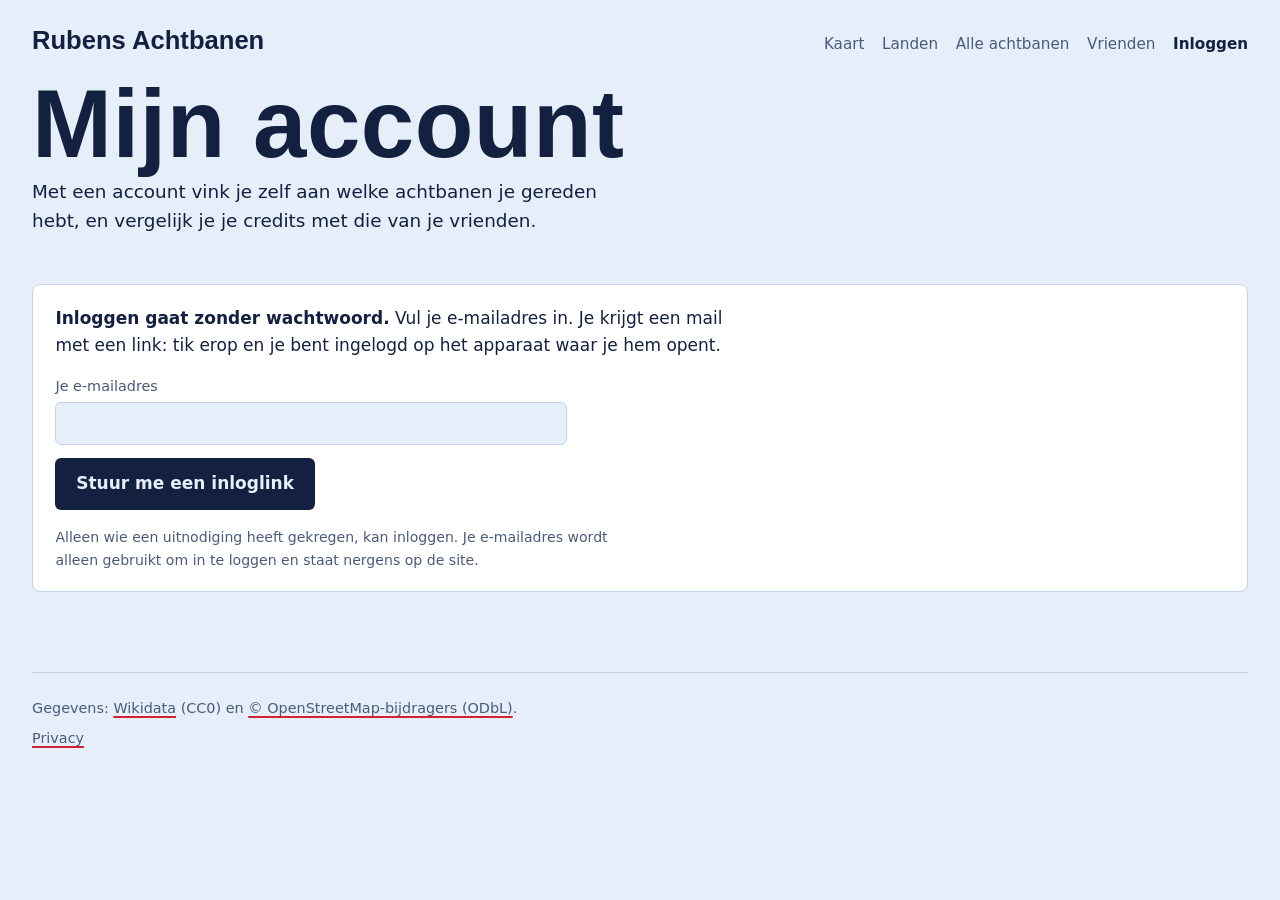
<file: account.html>
<!doctype html>
<html lang="nl">
<head>
  <meta charset="utf-8">
  <meta name="viewport" content="width=device-width, initial-scale=1">
  <meta http-equiv="Content-Security-Policy" content="default-src 'self'; script-src 'self'; style-src 'self' 'unsafe-inline' https://fonts.googleapis.com; font-src https://fonts.gstatic.com; img-src 'self' data:; connect-src 'self' https://*.supabase.co https://api.github.com; object-src 'none'; base-uri 'self'; form-action 'self'">
  <meta name="robots" content="noindex">
  <meta name="referrer" content="no-referrer">
  <title>Mijn account | Rubens Achtbanen</title>
  <meta name="description" content="Vink zelf aan welke achtbanen je gereden hebt, en vergelijk je credits met die van je vrienden.">
  <meta property="og:type" content="website">
  <meta property="og:site_name" content="Rubens Achtbanen">
  <meta property="og:locale" content="nl_NL">
  <meta property="og:title" content="Inloggen bij Rubens Achtbanen">
  <meta property="og:description" content="Vink zelf aan welke achtbanen je gereden hebt, en vergelijk je credits met die van je vrienden.">
  <meta property="og:image" content="https://rudemer.github.io/achtbanen/assets/delen.png">
  <meta property="og:image:width" content="1200">
  <meta property="og:image:height" content="630">
  <meta property="og:image:alt" content="Een rode achtbaan met een treintje, en de woorden Rubens Achtbanen">
  <meta name="twitter:card" content="summary_large_image">
  <link rel="icon" href="data:image/svg+xml,<svg xmlns='http://www.w3.org/2000/svg' viewBox='0 0 100 100'><text y='.9em' font-size='90'>🎢</text></svg>">
  <link rel="preconnect" href="https://fonts.googleapis.com">
  <link rel="preconnect" href="https://fonts.gstatic.com" crossorigin>
  <link rel="stylesheet" href="https://fonts.googleapis.com/css2?family=Big+Shoulders+Display:wght@700;800;900&family=Instrument+Sans:ital,wght@0,400;0,600;0,700;1,400&display=swap">
  <link rel="stylesheet" href="assets/style.css">
</head>
<body data-pagina="account">
  <header class="kop">
    <a class="logo" href="./" data-sitenaam>Rubens Achtbanen</a>
    <nav aria-label="Hoofdmenu">
      <a href="./#kaart-sectie">Kaart</a>
      <a href="landen.html">Landen</a>
      <a href="./#overzicht">Alle achtbanen</a>
    </nav>
  </header>

  <main id="inhoud" class="beheer">
    <header class="titel">
      <div>
        <h1>Mijn account</h1>
        <p class="plek">Met een account vink je zelf aan welke achtbanen je gereden hebt, en vergelijk je je credits met die van je vrienden.</p>
      </div>
    </header>

    <section class="blok">
      <div class="mijn-rit" id="account-vak"><p>Laden…</p></div>
    </section>
  </main>

  <footer class="voet">
    <p>Gegevens: <a href="https://www.wikidata.org">Wikidata</a> (CC0) en <a href="https://www.openstreetmap.org/copyright">© OpenStreetMap-bijdragers (ODbL)</a>.</p>
  </footer>

  <script src="assets/vendor/supabase.js" defer></script>
  <script src="config.js" defer></script>
  <script src="assets/site.js" defer></script>
</body>
</html>
</file>
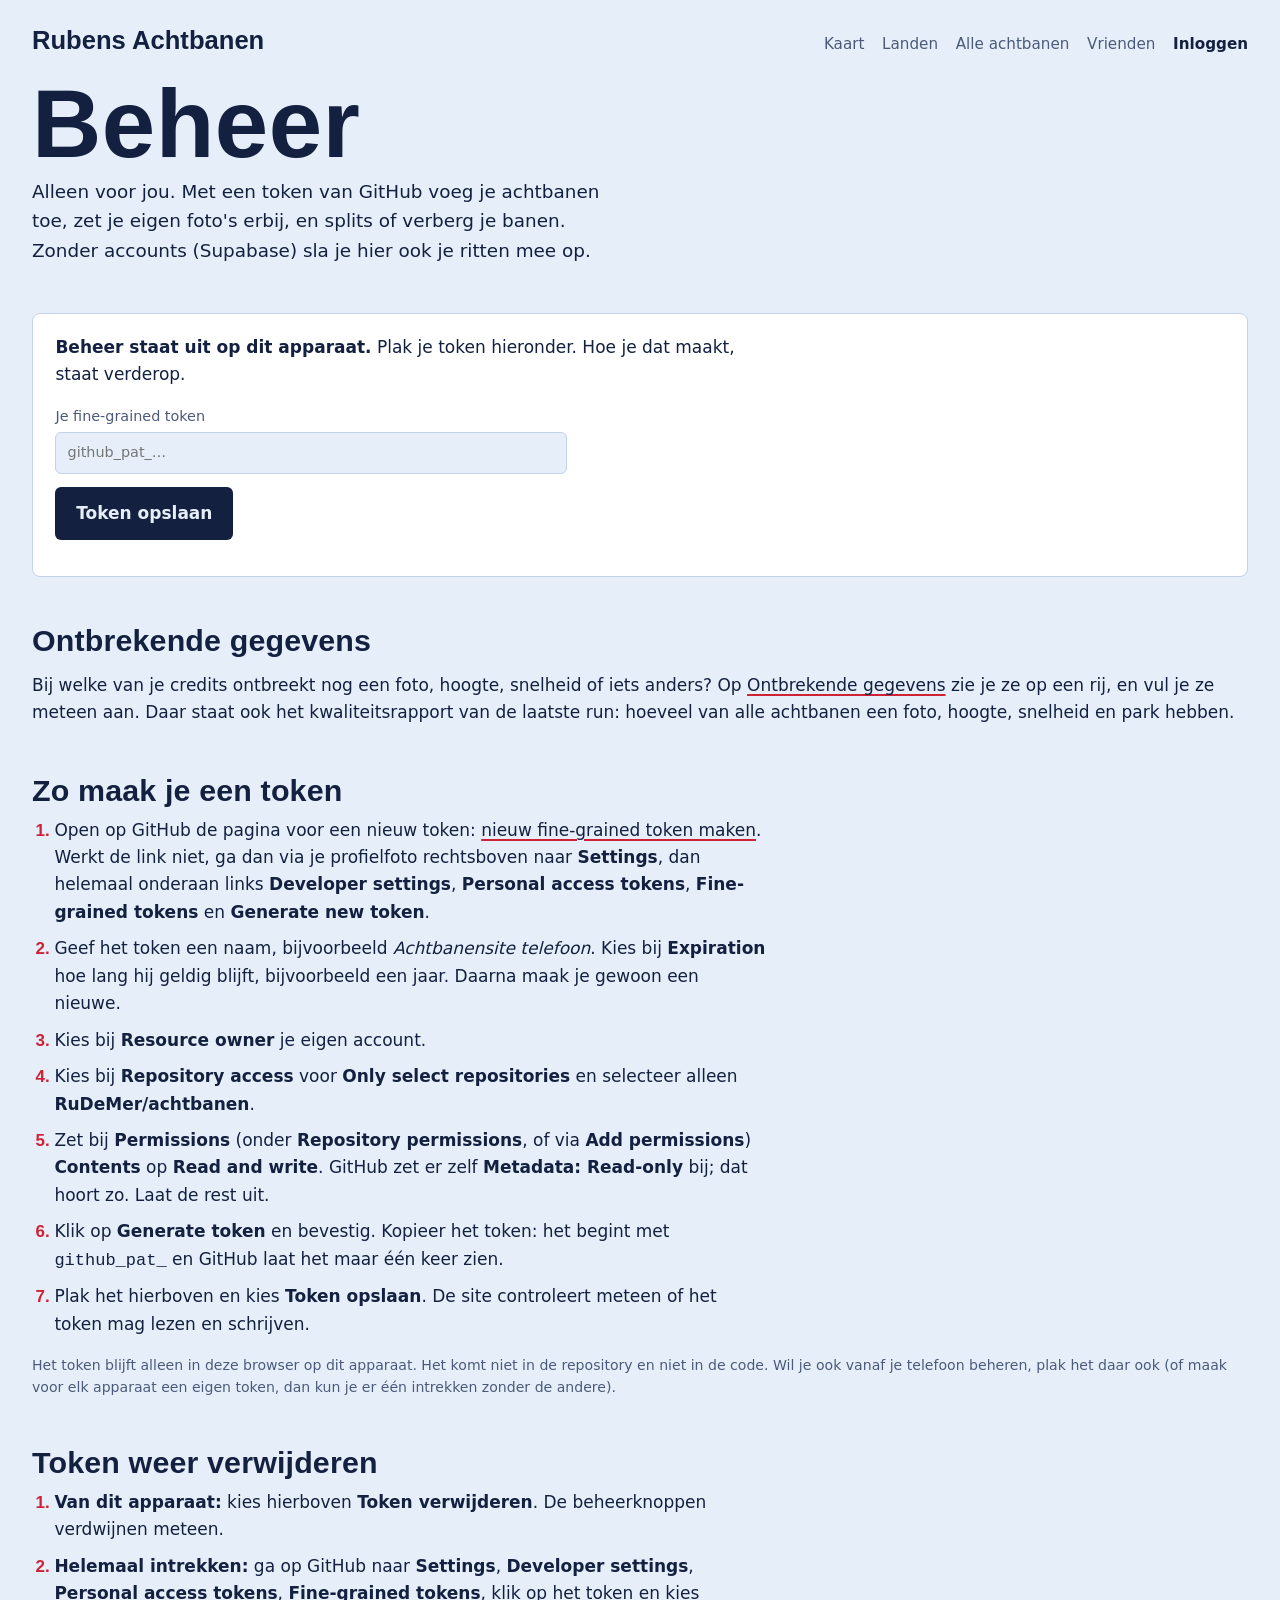
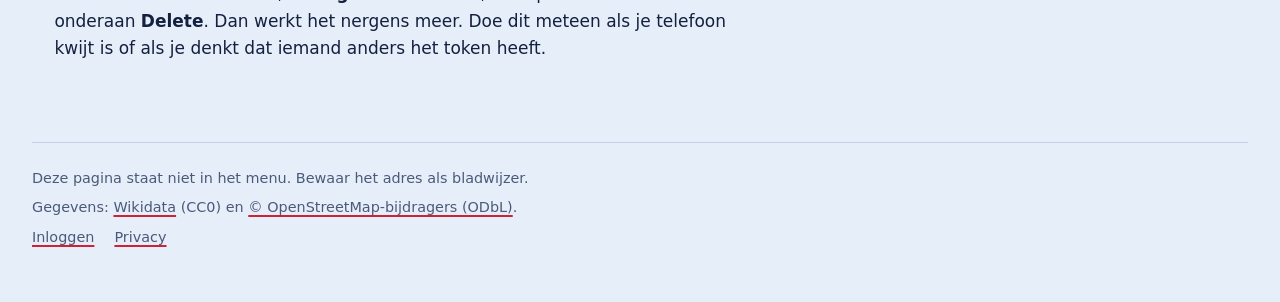
<file: beheer.html>
<!doctype html>
<html lang="nl">
<head>
  <meta charset="utf-8">
  <meta name="viewport" content="width=device-width, initial-scale=1">
  <meta http-equiv="Content-Security-Policy" content="default-src 'self'; script-src 'self' https://cdnjs.cloudflare.com; style-src 'self' 'unsafe-inline' https://fonts.googleapis.com https://cdnjs.cloudflare.com; font-src https://fonts.gstatic.com; img-src 'self' data: blob: https://*.wikimedia.org https://tile.openstreetmap.org https://raw.githubusercontent.com; connect-src 'self' https://*.supabase.co https://api.github.com https://www.wikidata.org https://*.wikipedia.org https://commons.wikimedia.org; object-src 'none'; base-uri 'self'; form-action 'self'">
  <meta name="robots" content="noindex">
  <title>Beheer | Rubens Achtbanen</title>
  <link rel="icon" href="data:image/svg+xml,<svg xmlns='http://www.w3.org/2000/svg' viewBox='0 0 100 100'><text y='.9em' font-size='90'>🎢</text></svg>">
  <link rel="preconnect" href="https://fonts.googleapis.com">
  <link rel="preconnect" href="https://fonts.gstatic.com" crossorigin>
  <link rel="stylesheet" href="https://fonts.googleapis.com/css2?family=Big+Shoulders+Display:wght@700;800;900&family=Instrument+Sans:ital,wght@0,400;0,600;0,700;1,400&display=swap">
  <link rel="stylesheet" href="assets/style.css">
</head>
<body data-pagina="beheer">
  <header class="kop">
    <a class="logo" href="./" data-sitenaam>Rubens Achtbanen</a>
    <nav aria-label="Hoofdmenu">
      <a href="./#kaart-sectie">Kaart</a>
      <a href="landen.html">Landen</a>
      <a href="./#overzicht">Alle achtbanen</a>
    </nav>
  </header>

  <main id="inhoud" class="beheer">
    <header class="titel">
      <div>
        <h1>Beheer</h1>
        <p class="plek">Alleen voor jou. Met een token van GitHub voeg je achtbanen toe, zet je eigen foto's erbij, en splits of verberg je banen. Zonder accounts (Supabase) sla je hier ook je ritten mee op.</p>
      </div>
    </header>

    <section class="blok">
      <div class="mijn-rit" id="beheer-status"><p>Laden…</p></div>
    </section>

    <section class="blok">
      <h2>Ontbrekende gegevens</h2>
      <p>Bij welke van je credits ontbreekt nog een foto, hoogte, snelheid of iets anders? Op <a href="ontbrekend.html">Ontbrekende gegevens</a> zie je ze op een rij, en vul je ze meteen aan. Daar staat ook het kwaliteitsrapport van de laatste run: hoeveel van alle achtbanen een foto, hoogte, snelheid en park hebben.</p>
    </section>

    <section class="blok" id="token-maken">
      <h2>Zo maak je een token</h2>
      <ol class="stappen">
        <li>Open op GitHub de pagina voor een nieuw token: <a id="token-link" href="https://github.com/settings/personal-access-tokens/new" target="_blank" rel="noopener">nieuw fine-grained token maken</a>.
          Werkt de link niet, ga dan via je profielfoto rechtsboven naar <strong>Settings</strong>, dan helemaal onderaan links <strong>Developer settings</strong>, <strong>Personal access tokens</strong>, <strong>Fine-grained tokens</strong> en <strong>Generate new token</strong>.</li>
        <li>Geef het token een naam, bijvoorbeeld <em>Achtbanensite telefoon</em>. Kies bij <strong>Expiration</strong> hoe lang hij geldig blijft, bijvoorbeeld een jaar. Daarna maak je gewoon een nieuwe.</li>
        <li>Kies bij <strong>Resource owner</strong> je eigen account.</li>
        <li>Kies bij <strong>Repository access</strong> voor <strong>Only select repositories</strong> en selecteer alleen <strong data-repo>RuDeMer/achtbanen</strong>.</li>
        <li>Zet bij <strong>Permissions</strong> (onder <strong>Repository permissions</strong>, of via <strong>Add permissions</strong>) <strong>Contents</strong> op <strong>Read and write</strong>. GitHub zet er zelf <strong>Metadata: Read-only</strong> bij; dat hoort zo. Laat de rest uit.</li>
        <li>Klik op <strong>Generate token</strong> en bevestig. Kopieer het token: het begint met <code>github_pat_</code> en GitHub laat het maar één keer zien.</li>
        <li>Plak het hierboven en kies <strong>Token opslaan</strong>. De site controleert meteen of het token mag lezen en schrijven.</li>
      </ol>
      <p class="klein">Het token blijft alleen in deze browser op dit apparaat. Het komt niet in de repository en niet in de code. Wil je ook vanaf je telefoon beheren, plak het daar ook (of maak voor elk apparaat een eigen token, dan kun je er één intrekken zonder de andere).</p>
    </section>

    <section class="blok">
      <h2>Token weer verwijderen</h2>
      <ol class="stappen">
        <li><strong>Van dit apparaat:</strong> kies hierboven <strong>Token verwijderen</strong>. De beheerknoppen verdwijnen meteen.</li>
        <li><strong>Helemaal intrekken:</strong> ga op GitHub naar <strong>Settings</strong>, <strong>Developer settings</strong>, <strong>Personal access tokens</strong>, <strong>Fine-grained tokens</strong>, klik op het token en kies onderaan <strong>Delete</strong>. Dan werkt het nergens meer. Doe dit meteen als je telefoon kwijt is of als je denkt dat iemand anders het token heeft.</li>
      </ol>
    </section>
  </main>

  <footer class="voet">
    <p>Deze pagina staat niet in het menu. Bewaar het adres als bladwijzer.</p>
    <p>Gegevens: <a href="https://www.wikidata.org">Wikidata</a> (CC0) en <a href="https://www.openstreetmap.org/copyright">© OpenStreetMap-bijdragers (ODbL)</a>.</p>
  </footer>

  <script src="assets/vendor/supabase.js" defer></script>
  <script src="config.js" defer></script>
  <script src="assets/site.js" defer></script>
</body>
</html>
</file>
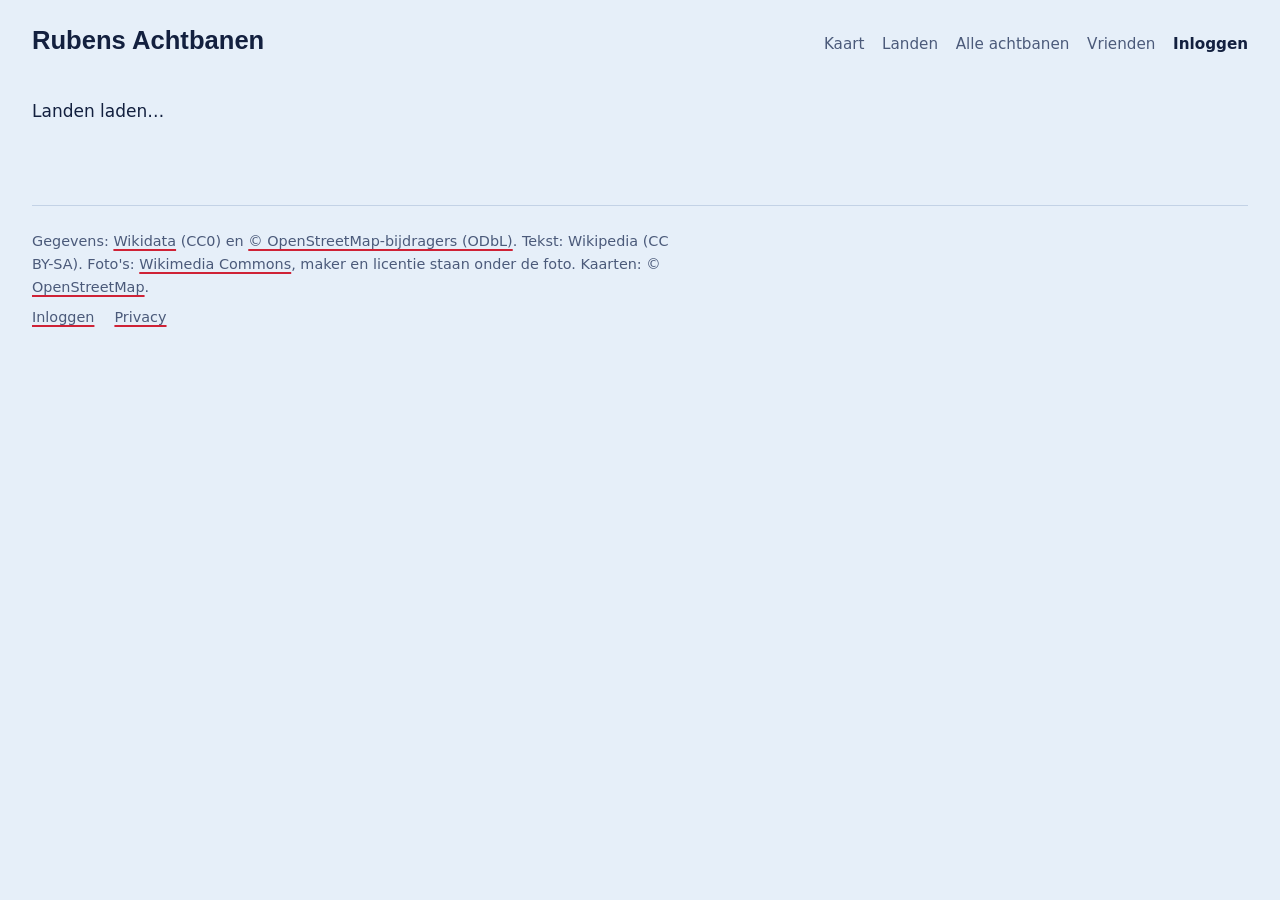
<file: landen.html>
<!doctype html>
<html lang="nl">
<head>
  <meta charset="utf-8">
  <meta name="viewport" content="width=device-width, initial-scale=1">
  <meta http-equiv="Content-Security-Policy" content="default-src 'self'; script-src 'self' https://cdnjs.cloudflare.com; style-src 'self' 'unsafe-inline' https://fonts.googleapis.com https://cdnjs.cloudflare.com; font-src https://fonts.gstatic.com; img-src 'self' data: blob: https://*.wikimedia.org https://tile.openstreetmap.org https://raw.githubusercontent.com; connect-src 'self' https://*.supabase.co https://api.github.com https://www.wikidata.org https://*.wikipedia.org https://commons.wikimedia.org; object-src 'none'; base-uri 'self'; form-action 'self'">
  <title>Landen | Rubens Achtbanen</title>
  <meta name="description" content="Per land hoeveel achtbanen er zijn en hoeveel ik er gereden heb.">
  <meta property="og:type" content="website">
  <meta property="og:site_name" content="Rubens Achtbanen">
  <meta property="og:locale" content="nl_NL">
  <meta property="og:title" content="Landen op Rubens Achtbanen">
  <meta property="og:description" content="Per land hoeveel achtbanen er zijn en hoeveel ik er gereden heb.">
  <meta property="og:image" content="https://rudemer.github.io/achtbanen/assets/delen.png">
  <meta property="og:image:width" content="1200">
  <meta property="og:image:height" content="630">
  <meta property="og:image:alt" content="Een rode achtbaan met een treintje, en de woorden Rubens Achtbanen">
  <meta name="twitter:card" content="summary_large_image">
  <link rel="icon" href="data:image/svg+xml,<svg xmlns='http://www.w3.org/2000/svg' viewBox='0 0 100 100'><text y='.9em' font-size='90'>🎢</text></svg>">
  <link rel="preconnect" href="https://fonts.googleapis.com">
  <link rel="preconnect" href="https://fonts.gstatic.com" crossorigin>
  <link rel="stylesheet" href="https://fonts.googleapis.com/css2?family=Big+Shoulders+Display:wght@700;800;900&family=Instrument+Sans:ital,wght@0,400;0,600;0,700;1,400&display=swap">
  <link rel="stylesheet" href="assets/style.css">
</head>
<body data-pagina="landen">
  <header class="kop">
    <a class="logo" href="./" data-sitenaam>Rubens Achtbanen</a>
    <nav aria-label="Hoofdmenu">
      <a href="./#kaart-sectie">Kaart</a>
      <a href="landen.html">Landen</a>
      <a href="./#overzicht">Alle achtbanen</a>
    </nav>
  </header>

  <main id="inhoud">
    <p class="binnen">Landen laden…</p>
  </main>

  <footer class="voet">
    <p>Gegevens: <a href="https://www.wikidata.org">Wikidata</a> (CC0) en <a href="https://www.openstreetmap.org/copyright">© OpenStreetMap-bijdragers (ODbL)</a>. Tekst: Wikipedia (CC BY-SA). Foto's: <a href="https://commons.wikimedia.org">Wikimedia Commons</a>, maker en licentie staan onder de foto. Kaarten: © <a href="https://www.openstreetmap.org/copyright">OpenStreetMap</a>.</p>
  </footer>

  <script src="assets/vendor/supabase.js" defer></script>
  <script src="config.js" defer></script>
  <script src="assets/site.js" defer></script>
</body>
</html>
</file>
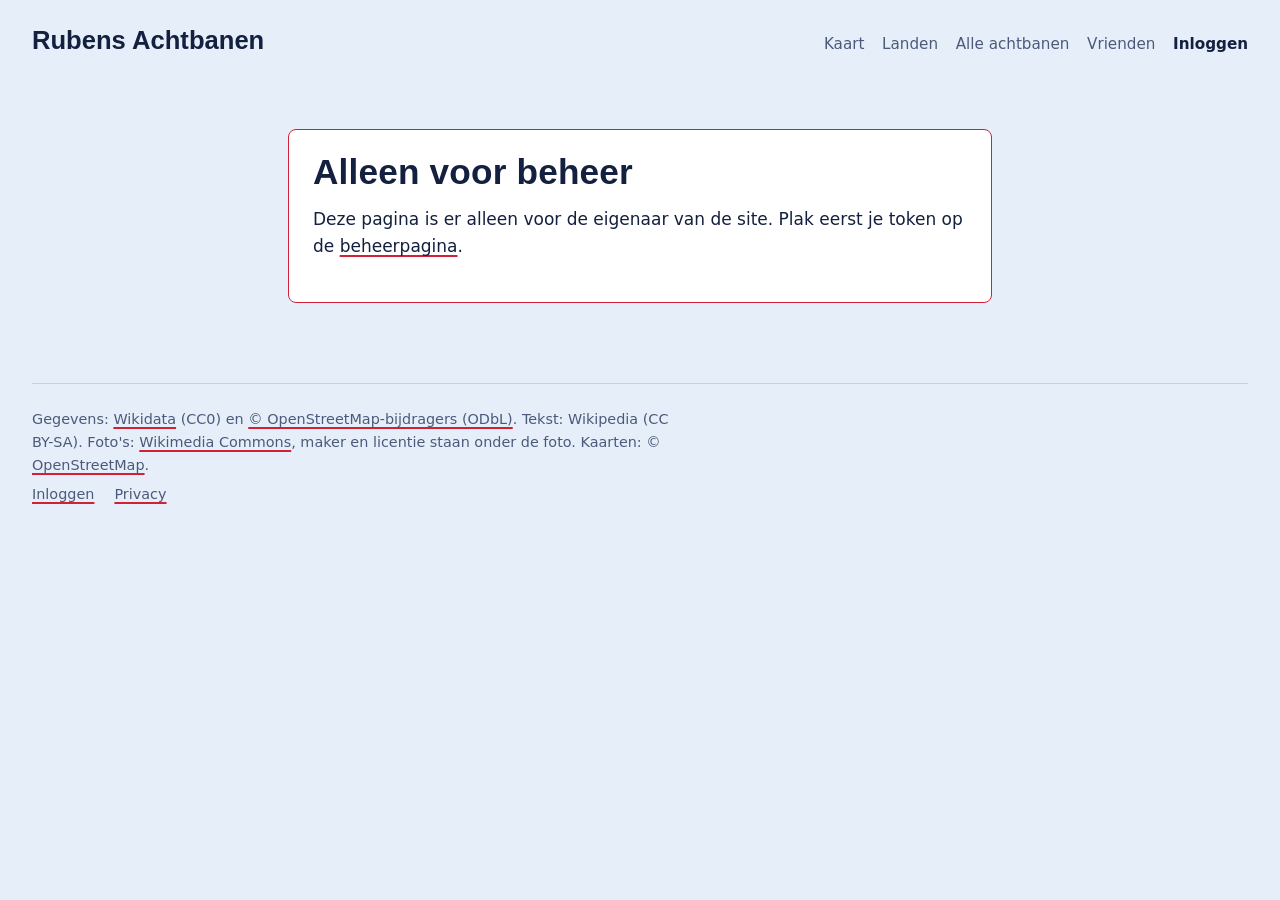
<file: ontbrekend.html>
<!doctype html>
<html lang="nl">
<head>
  <meta charset="utf-8">
  <meta name="viewport" content="width=device-width, initial-scale=1">
  <meta http-equiv="Content-Security-Policy" content="default-src 'self'; script-src 'self' https://cdnjs.cloudflare.com; style-src 'self' 'unsafe-inline' https://fonts.googleapis.com https://cdnjs.cloudflare.com; font-src https://fonts.gstatic.com; img-src 'self' data: blob: https://*.wikimedia.org https://tile.openstreetmap.org https://raw.githubusercontent.com; connect-src 'self' https://*.supabase.co https://api.github.com https://www.wikidata.org https://*.wikipedia.org https://commons.wikimedia.org; object-src 'none'; base-uri 'self'; form-action 'self'">
  <title>Ontbrekende gegevens | Rubens Achtbanen</title>
  <meta name="robots" content="noindex">
  <link rel="icon" href="data:image/svg+xml,<svg xmlns='http://www.w3.org/2000/svg' viewBox='0 0 100 100'><text y='.9em' font-size='90'>🎢</text></svg>">
  <link rel="preconnect" href="https://fonts.googleapis.com">
  <link rel="preconnect" href="https://fonts.gstatic.com" crossorigin>
  <link rel="stylesheet" href="https://fonts.googleapis.com/css2?family=Big+Shoulders+Display:wght@700;800;900&family=Instrument+Sans:ital,wght@0,400;0,600;0,700;1,400&display=swap">
  <link rel="stylesheet" href="assets/style.css">
</head>
<body data-pagina="ontbrekend">
  <header class="kop">
    <a class="logo" href="./" data-sitenaam>Rubens Achtbanen</a>
    <nav aria-label="Hoofdmenu">
      <a href="./#kaart-sectie">Kaart</a>
      <a href="landen.html">Landen</a>
      <a href="./#overzicht">Alle achtbanen</a>
    </nav>
  </header>

  <main id="inhoud">
    <p class="binnen">Laden…</p>
  </main>

  <footer class="voet">
    <p>Gegevens: <a href="https://www.wikidata.org">Wikidata</a> (CC0) en <a href="https://www.openstreetmap.org/copyright">© OpenStreetMap-bijdragers (ODbL)</a>. Tekst: Wikipedia (CC BY-SA). Foto's: <a href="https://commons.wikimedia.org">Wikimedia Commons</a>, maker en licentie staan onder de foto. Kaarten: © <a href="https://www.openstreetmap.org/copyright">OpenStreetMap</a>.</p>
  </footer>

  <script src="assets/vendor/supabase.js" defer></script>
  <script src="config.js" defer></script>
  <script src="assets/site.js" defer></script>
</body>
</html>
</file>
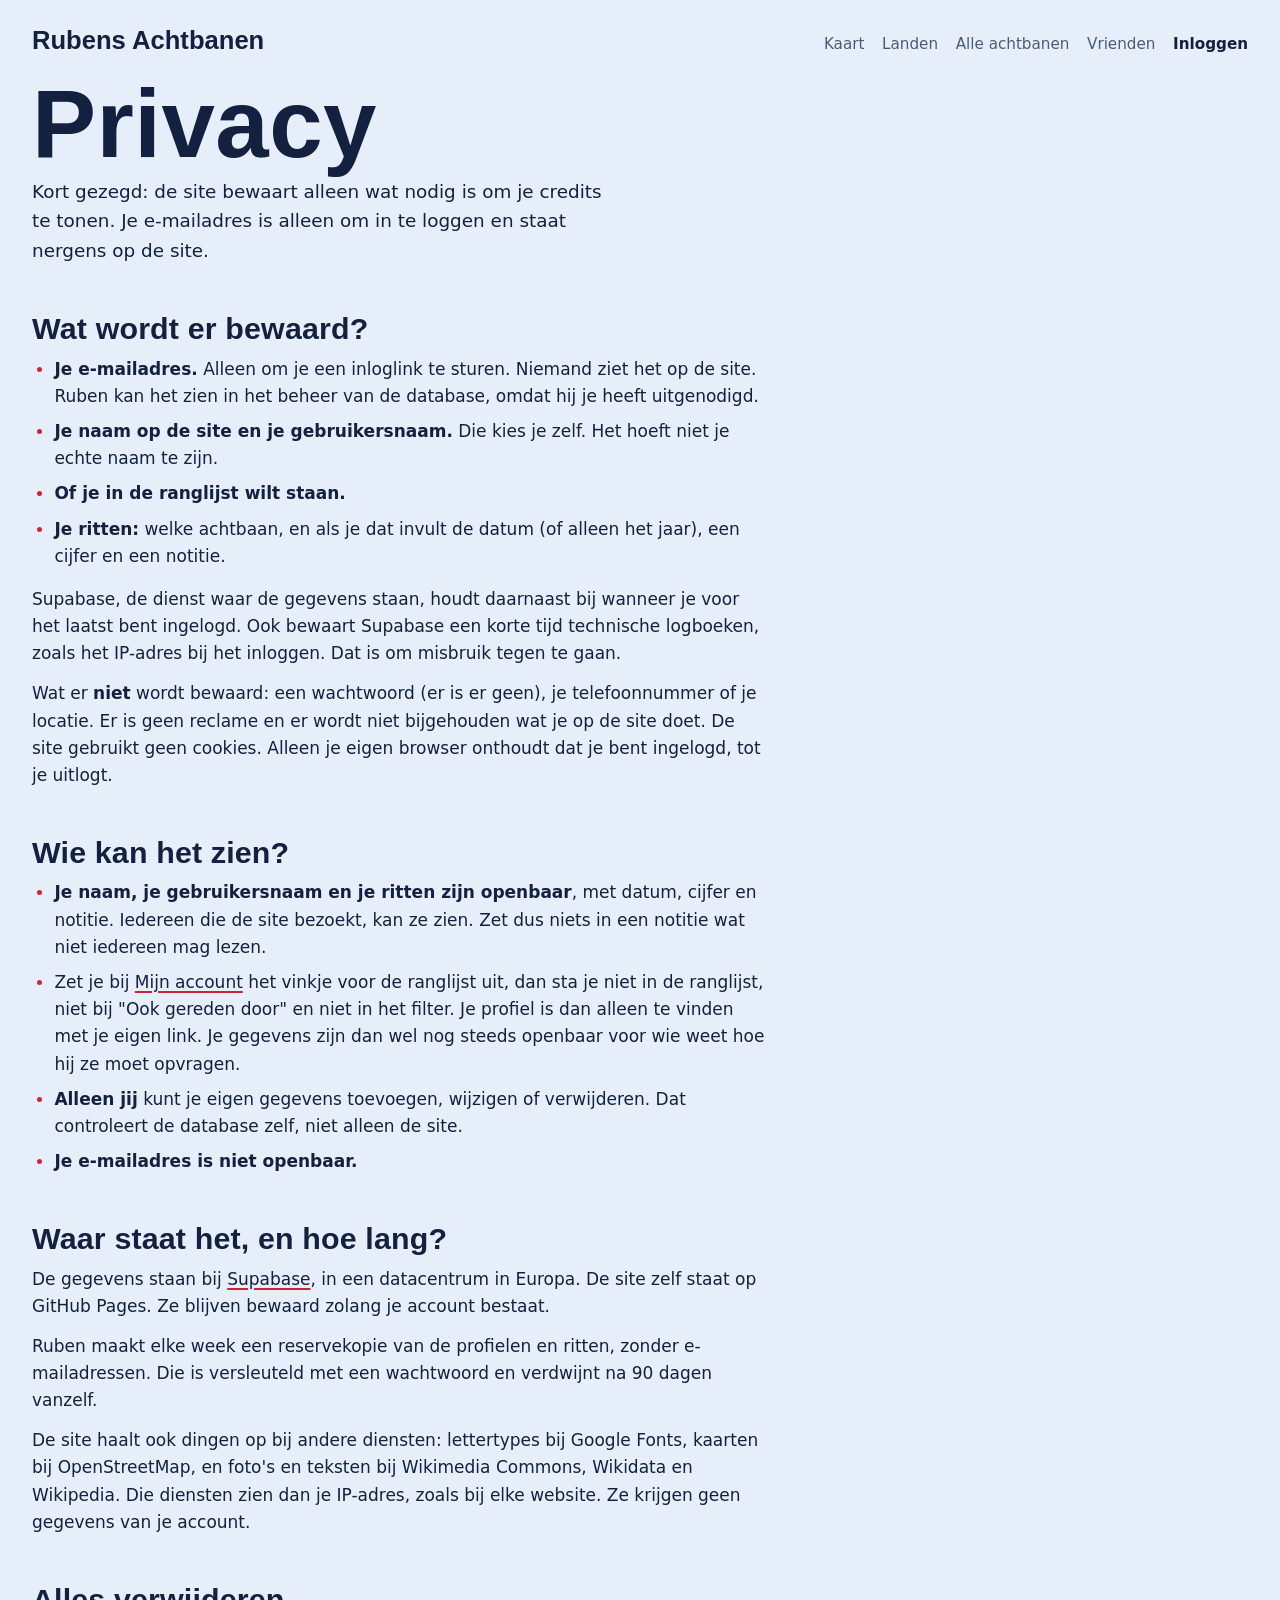
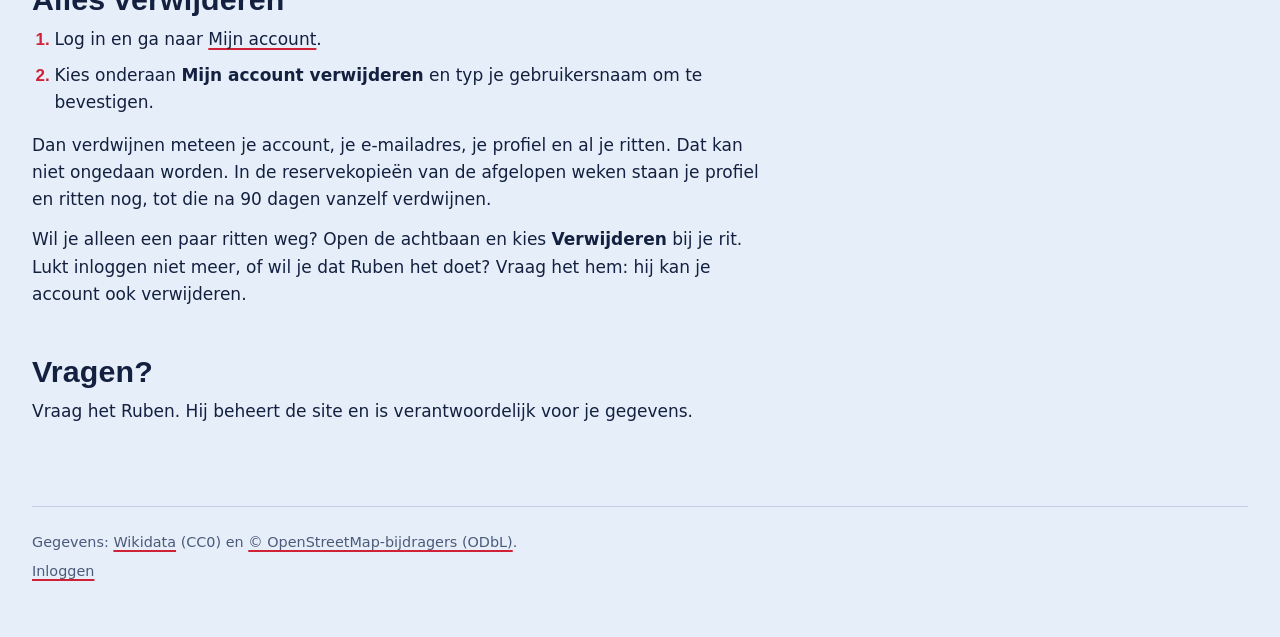
<file: privacy.html>
<!doctype html>
<html lang="nl">
<head>
  <meta charset="utf-8">
  <meta name="viewport" content="width=device-width, initial-scale=1">
  <meta http-equiv="Content-Security-Policy" content="default-src 'self'; script-src 'self'; style-src 'self' 'unsafe-inline' https://fonts.googleapis.com; font-src https://fonts.gstatic.com; img-src 'self' data:; connect-src 'self' https://*.supabase.co https://api.github.com; object-src 'none'; base-uri 'self'; form-action 'self'">
  <meta name="referrer" content="no-referrer">
  <title>Privacy | Rubens Achtbanen</title>
  <meta name="description" content="Wat Rubens Achtbanen bewaart, wie het kan zien en hoe je alles verwijdert.">
  <meta property="og:type" content="website">
  <meta property="og:site_name" content="Rubens Achtbanen">
  <meta property="og:locale" content="nl_NL">
  <meta property="og:title" content="Privacy bij Rubens Achtbanen">
  <meta property="og:description" content="Wat de site bewaart, wie het kan zien en hoe je alles verwijdert.">
  <meta property="og:image" content="https://rudemer.github.io/achtbanen/assets/delen.png">
  <meta property="og:image:width" content="1200">
  <meta property="og:image:height" content="630">
  <meta property="og:image:alt" content="Een rode achtbaan met een treintje, en de woorden Rubens Achtbanen">
  <meta name="twitter:card" content="summary_large_image">
  <link rel="icon" href="data:image/svg+xml,<svg xmlns='http://www.w3.org/2000/svg' viewBox='0 0 100 100'><text y='.9em' font-size='90'>🎢</text></svg>">
  <link rel="preconnect" href="https://fonts.googleapis.com">
  <link rel="preconnect" href="https://fonts.gstatic.com" crossorigin>
  <link rel="stylesheet" href="https://fonts.googleapis.com/css2?family=Big+Shoulders+Display:wght@700;800;900&family=Instrument+Sans:ital,wght@0,400;0,600;0,700;1,400&display=swap">
  <link rel="stylesheet" href="assets/style.css">
</head>
<body data-pagina="privacy">
  <header class="kop">
    <a class="logo" href="./" data-sitenaam>Rubens Achtbanen</a>
    <nav aria-label="Hoofdmenu">
      <a href="./#kaart-sectie">Kaart</a>
      <a href="landen.html">Landen</a>
      <a href="./#overzicht">Alle achtbanen</a>
    </nav>
  </header>

  <main id="inhoud" class="beheer privacy">
    <header class="titel">
      <div>
        <h1>Privacy</h1>
        <p class="plek">Kort gezegd: de site bewaart alleen wat nodig is om je credits te tonen. Je e-mailadres is alleen om in te loggen en staat nergens op de site.</p>
      </div>
    </header>

    <section class="blok">
      <h2>Wat wordt er bewaard?</h2>
      <ul class="stappen">
        <li><strong>Je e-mailadres.</strong> Alleen om je een inloglink te sturen. Niemand ziet het op de site. Ruben kan het zien in het beheer van de database, omdat hij je heeft uitgenodigd.</li>
        <li><strong>Je naam op de site en je gebruikersnaam.</strong> Die kies je zelf. Het hoeft niet je echte naam te zijn.</li>
        <li><strong>Of je in de ranglijst wilt staan.</strong></li>
        <li><strong>Je ritten:</strong> welke achtbaan, en als je dat invult de datum (of alleen het jaar), een cijfer en een notitie.</li>
      </ul>
      <p>Supabase, de dienst waar de gegevens staan, houdt daarnaast bij wanneer je voor het laatst bent ingelogd. Ook bewaart Supabase een korte tijd technische logboeken, zoals het IP-adres bij het inloggen. Dat is om misbruik tegen te gaan.</p>
      <p>Wat er <strong>niet</strong> wordt bewaard: een wachtwoord (er is er geen), je telefoonnummer of je locatie. Er is geen reclame en er wordt niet bijgehouden wat je op de site doet. De site gebruikt geen cookies. Alleen je eigen browser onthoudt dat je bent ingelogd, tot je uitlogt.</p>
    </section>

    <section class="blok">
      <h2>Wie kan het zien?</h2>
      <ul class="stappen">
        <li><strong>Je naam, je gebruikersnaam en je ritten zijn openbaar</strong>, met datum, cijfer en notitie. Iedereen die de site bezoekt, kan ze zien. Zet dus niets in een notitie wat niet iedereen mag lezen.</li>
        <li>Zet je bij <a href="account.html">Mijn account</a> het vinkje voor de ranglijst uit, dan sta je niet in de ranglijst, niet bij "Ook gereden door" en niet in het filter. Je profiel is dan alleen te vinden met je eigen link. Je gegevens zijn dan wel nog steeds openbaar voor wie weet hoe hij ze moet opvragen.</li>
        <li><strong>Alleen jij</strong> kunt je eigen gegevens toevoegen, wijzigen of verwijderen. Dat controleert de database zelf, niet alleen de site.</li>
        <li><strong>Je e-mailadres is niet openbaar.</strong></li>
      </ul>
    </section>

    <section class="blok">
      <h2>Waar staat het, en hoe lang?</h2>
      <p>De gegevens staan bij <a href="https://supabase.com">Supabase</a>, in een datacentrum in Europa. De site zelf staat op GitHub Pages. Ze blijven bewaard zolang je account bestaat.</p>
      <p>Ruben maakt elke week een reservekopie van de profielen en ritten, zonder e-mailadressen. Die is versleuteld met een wachtwoord en verdwijnt na 90 dagen vanzelf.</p>
      <p>De site haalt ook dingen op bij andere diensten: lettertypes bij Google Fonts, kaarten bij OpenStreetMap, en foto's en teksten bij Wikimedia Commons, Wikidata en Wikipedia. Die diensten zien dan je IP-adres, zoals bij elke website. Ze krijgen geen gegevens van je account.</p>
    </section>

    <section class="blok">
      <h2>Alles verwijderen</h2>
      <ol class="stappen">
        <li>Log in en ga naar <a href="account.html">Mijn account</a>.</li>
        <li>Kies onderaan <strong>Mijn account verwijderen</strong> en typ je gebruikersnaam om te bevestigen.</li>
      </ol>
      <p>Dan verdwijnen meteen je account, je e-mailadres, je profiel en al je ritten. Dat kan niet ongedaan worden. In de reservekopieën van de afgelopen weken staan je profiel en ritten nog, tot die na 90 dagen vanzelf verdwijnen.</p>
      <p>Wil je alleen een paar ritten weg? Open de achtbaan en kies <strong>Verwijderen</strong> bij je rit. Lukt inloggen niet meer, of wil je dat Ruben het doet? Vraag het hem: hij kan je account ook verwijderen.</p>
    </section>

    <section class="blok">
      <h2>Vragen?</h2>
      <p>Vraag het Ruben. Hij beheert de site en is verantwoordelijk voor je gegevens.</p>
    </section>
  </main>

  <footer class="voet">
    <p>Gegevens: <a href="https://www.wikidata.org">Wikidata</a> (CC0) en <a href="https://www.openstreetmap.org/copyright">© OpenStreetMap-bijdragers (ODbL)</a>.</p>
  </footer>

  <script src="assets/vendor/supabase.js" defer></script>
  <script src="config.js" defer></script>
  <script src="assets/site.js" defer></script>
</body>
</html>
</file>
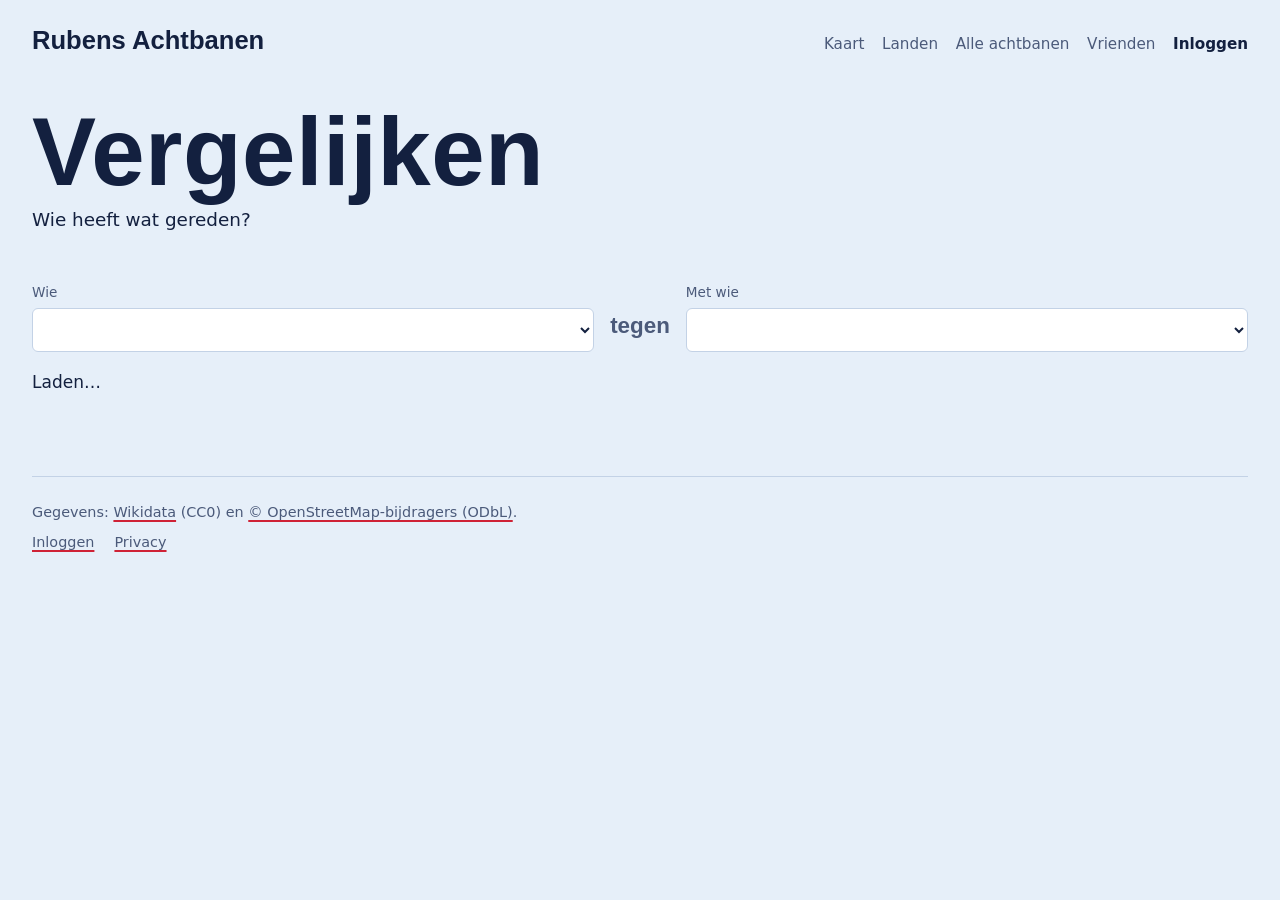
<file: vergelijk.html>
<!doctype html>
<html lang="nl">
<head>
  <meta charset="utf-8">
  <meta name="viewport" content="width=device-width, initial-scale=1">
  <meta http-equiv="Content-Security-Policy" content="default-src 'self'; script-src 'self'; style-src 'self' 'unsafe-inline' https://fonts.googleapis.com; font-src https://fonts.gstatic.com; img-src 'self' data:; connect-src 'self' https://*.supabase.co https://api.github.com; object-src 'none'; base-uri 'self'; form-action 'self'">
  <title>Vergelijken | Rubens Achtbanen</title>
  <meta name="description" content="Vergelijk de credits van twee vrienden: wat jullie allebei gereden hebben, en wat alleen de een of de ander.">
  <meta property="og:type" content="website">
  <meta property="og:site_name" content="Rubens Achtbanen">
  <meta property="og:locale" content="nl_NL">
  <meta property="og:title" content="Wie heeft meer achtbanen gereden?">
  <meta property="og:description" content="Vergelijk de credits van twee vrienden: wat jullie allebei gereden hebben, en wat alleen de een of de ander.">
  <meta property="og:image" content="https://rudemer.github.io/achtbanen/assets/delen.png">
  <meta property="og:image:width" content="1200">
  <meta property="og:image:height" content="630">
  <meta property="og:image:alt" content="Een rode achtbaan met een treintje, en de woorden Rubens Achtbanen">
  <meta name="twitter:card" content="summary_large_image">
  <link rel="icon" href="data:image/svg+xml,<svg xmlns='http://www.w3.org/2000/svg' viewBox='0 0 100 100'><text y='.9em' font-size='90'>🎢</text></svg>">
  <link rel="preconnect" href="https://fonts.googleapis.com">
  <link rel="preconnect" href="https://fonts.gstatic.com" crossorigin>
  <link rel="stylesheet" href="https://fonts.googleapis.com/css2?family=Big+Shoulders+Display:wght@700;800;900&family=Instrument+Sans:ital,wght@0,400;0,600;0,700;1,400&display=swap">
  <link rel="stylesheet" href="assets/style.css">
</head>
<body data-pagina="vergelijk">
  <header class="kop">
    <a class="logo" href="./" data-sitenaam>Rubens Achtbanen</a>
    <nav aria-label="Hoofdmenu">
      <a href="./#kaart-sectie">Kaart</a>
      <a href="landen.html">Landen</a>
      <a href="./#overzicht">Alle achtbanen</a>
    </nav>
  </header>

  <main id="inhoud">
    <header class="titel">
      <div>
        <h1>Vergelijken</h1>
        <p class="plek">Wie heeft wat gereden?</p>
      </div>
    </header>

    <section class="blok">
      <form class="vergelijk-kies" id="vergelijk-kies">
        <label>Wie <select id="kies-a"></select></label>
        <span class="vergelijk-tegen" aria-hidden="true">tegen</span>
        <label>Met wie <select id="kies-b"></select></label>
      </form>
    </section>

    <div id="vergelijk-uitslag"><p class="binnen">Laden…</p></div>
  </main>

  <footer class="voet">
    <p>Gegevens: <a href="https://www.wikidata.org">Wikidata</a> (CC0) en <a href="https://www.openstreetmap.org/copyright">© OpenStreetMap-bijdragers (ODbL)</a>.</p>
  </footer>

  <script src="assets/vendor/supabase.js" defer></script>
  <script src="config.js" defer></script>
  <script src="assets/site.js" defer></script>
</body>
</html>
</file>
<file: assets/style.css>
/* Rubens Achtbanen — vormgeving
   Kleuren: lucht (achtergrond), inkt (tekst), rail (rood baanspoor = gereden). */

:root {
  --lucht: #e6eff9;
  --lucht-diep: #d4e2f2;
  --papier: #ffffff;
  --inkt: #13203f;
  --inkt-zacht: #4b5a7a;
  --lijn: #c3d2e6;
  --steun: #a6b9d4;
  --rail: #cf2236;
  --rail-zacht: #fbe3e6;

  --kop: "Big Shoulders Display", "Arial Narrow", "Roboto Condensed", sans-serif;
  --tekst: "Instrument Sans", "Segoe UI", system-ui, -apple-system, sans-serif;
  --breed: 76rem;
  --rand: 8px;
  color-scheme: light;
}

@media (prefers-color-scheme: dark) {
  :root {
    --lucht: #0b1430;
    --lucht-diep: #121e45;
    --papier: #15224b;
    --inkt: #edf2fb;
    --inkt-zacht: #a8b5d3;
    --lijn: #2a3a6b;
    --steun: #34477b;
    --rail: #ff5468;
    --rail-zacht: #3b1c34;
    color-scheme: dark;
  }
}

*, *::before, *::after { box-sizing: border-box; }
[hidden] { display: none !important; }

html { scroll-behavior: smooth; }
@media (prefers-reduced-motion: reduce) { html { scroll-behavior: auto; } }

body {
  margin: 0;
  background: var(--lucht);
  color: var(--inkt);
  font: 1.0625rem/1.6 var(--tekst);
  -webkit-font-smoothing: antialiased;
}

img { max-width: 100%; display: block; }

a { color: inherit; text-decoration-color: var(--rail); text-decoration-thickness: 2px; text-underline-offset: 3px; }
a:hover { color: var(--rail); }

:focus-visible { outline: 3px solid var(--rail); outline-offset: 3px; border-radius: 2px; }

h1, h2, h3 { font-family: var(--kop); line-height: 1; margin: 0; letter-spacing: .005em; }
h2 { font-size: clamp(2rem, 4.5vw, 3rem); font-weight: 800; }

.sr {
  position: absolute; width: 1px; height: 1px; overflow: hidden;
  clip: rect(0 0 0 0); white-space: nowrap;
}

.overslaan { position: absolute; left: 1rem; top: -4rem; background: var(--inkt); color: var(--lucht); padding: .6rem 1rem; z-index: 10; }
.overslaan:focus { top: 1rem; }

.binnen { width: min(100% - 2.5rem, var(--breed)); margin-inline: auto; }

/* ---------- kop ---------- */

.kop {
  display: flex; flex-wrap: wrap; align-items: baseline; justify-content: space-between; gap: .25rem 1rem;
  width: min(100% - 2.5rem, var(--breed)); margin: 0 auto; padding: 1.25rem 0;
}
.logo { font-family: var(--kop); font-weight: 800; font-size: 1.6rem; text-decoration: none; white-space: nowrap; }
.kop nav { display: flex; flex-wrap: wrap; gap: .4rem 1.1rem; font-size: .95rem; white-space: nowrap; }
.kop nav a { text-decoration: none; color: var(--inkt-zacht); }
.kop nav a:hover { color: var(--rail); }

/* ---------- held: de teller op de baan ---------- */

.held { padding-top: clamp(1rem, 4vw, 3rem); }
.held-tekst { width: min(100% - 2.5rem, var(--breed)); margin: 0 auto; }

.teller {
  font-family: var(--kop); font-weight: 900;
  font-size: clamp(7rem, 26vw, 17rem); line-height: .78;
  margin: 0; letter-spacing: -.01em;
  font-variant-numeric: tabular-nums;
}
.teller-uitleg {
  font-family: var(--kop); font-weight: 800;
  font-size: clamp(1.7rem, 4.6vw, 3rem); line-height: 1; margin: .6rem 0 0;
}
.teller-sub { margin: .5rem 0 0; color: var(--inkt-zacht); max-width: 38ch; }

.baan {
  display: block; width: 100%; margin: clamp(-3rem, -4vw, -1rem) 0 0; padding: 0;
  border: 0; background: none; cursor: pointer; color: inherit;
}
.baan svg { display: block; width: 100%; height: auto; overflow: visible; }
.baan:focus-visible { outline-offset: -3px; }
.baan-bielzen { fill: none; stroke: var(--rail); stroke-width: 15; stroke-dasharray: 2.5 9; opacity: .55; }
.baan-rails { fill: none; stroke: var(--rail); stroke-width: 9; stroke-linecap: round; stroke-linejoin: round; }
.baan-gat { fill: none; stroke: var(--lucht); stroke-width: 4.5; stroke-linecap: round; stroke-linejoin: round; }
#steunen line { stroke: var(--steun); stroke-width: 3; }
#trein rect { fill: var(--inkt); }
#trein { opacity: 0; }
@media (max-width: 40rem) {
  .baan-rails { stroke-width: 15; }
  .baan-gat { stroke-width: 7; }
  .baan-bielzen { stroke-width: 24; stroke-dasharray: 4 14; }
  #steunen line { stroke-width: 5; }
}

/* ---------- feiten ---------- */

.feiten {
  width: min(100% - 2.5rem, var(--breed)); margin: 0 auto; padding: 2rem 0 0;
  display: grid; grid-template-columns: repeat(auto-fit, minmax(11rem, 1fr));
  border-top: 2px solid var(--inkt);
}
.feit { display: grid; gap: .1rem; padding: .25rem 1.25rem 1rem 0; text-decoration: none; }
.feit-label { color: var(--inkt-zacht); font-size: .9rem; }
.feit-waarde { font-family: var(--kop); font-weight: 800; font-size: 2.4rem; line-height: 1; }
.feit-naam { font-size: .95rem; text-decoration: underline; text-decoration-color: var(--rail); text-decoration-thickness: 2px; text-underline-offset: 3px; }
.feit:hover .feit-waarde { color: var(--rail); }
@media (max-width: 40rem) {
  .feiten { grid-template-columns: 1fr 1fr; }
  .feit-waarde { font-size: 1.9rem; }
}

/* ---------- kaart van gereden achtbanen ---------- */

.kaart-sectie { width: min(100% - 2.5rem, var(--breed)); margin: 3.5rem auto 0; }
.kaart-sectie h2 { margin-bottom: 1rem; }
.kaart-vak, .minikaart {
  height: clamp(18rem, 45vw, 28rem); border-radius: var(--rand);
  border: 1px solid var(--lijn); background: var(--lucht-diep); z-index: 0;
}
.minikaart { height: 18rem; }
.leaflet-container { font: .95rem/1.4 var(--tekst); }
.leaflet-popup-content a { font-weight: 700; }
.popup-park { font-family: var(--kop); font-weight: 800; font-size: 1.2rem; margin: 0 0 .25rem; }
.popup-lijst { margin: 0; padding-left: 1.1rem; }
@media (prefers-color-scheme: dark) {
  .leaflet-tile-pane { filter: invert(1) hue-rotate(185deg) brightness(.85) contrast(.9); }
}

/* ---------- overzicht ---------- */

.overzicht { width: min(100% - 2.5rem, var(--breed)); margin: 4rem auto 0; }
.overzicht-kop { display: flex; flex-wrap: wrap; align-items: baseline; justify-content: space-between; gap: .5rem 1rem; }
.aantal-resultaten { margin: 0; color: var(--inkt-zacht); }

/* Zoekbalk: zoeken (met suggesties), filters, sorteren en weergave */
.zoekbalk {
  display: grid; gap: .6rem .75rem; margin: 1.25rem 0 .75rem;
  grid-template-columns: 1fr 1fr; align-items: end;
}
.zoekveld { grid-column: 1 / -1; position: relative; }
.zoekbalk input[type="search"], .zoekbalk select, .filter-velden select, .bereik input {
  font: inherit; font-size: 1rem; color: var(--inkt);
  background: var(--papier); border: 1px solid var(--lijn); border-radius: 6px;
  padding: .6rem .7rem; width: 100%; min-width: 0;
}
.zoekbalk input[type="search"] { padding: .7rem 1rem; }
.zoekbalk input:focus, .zoekbalk select:focus, .filter-velden select:focus, .bereik input:focus { border-color: var(--inkt); }
.sorteer-veld, .filter-velden label, .bereik { display: grid; gap: .25rem; font-size: .85rem; color: var(--inkt-zacht); min-width: 0; }
.filter-knop {
  font: inherit; font-weight: 700; color: var(--inkt); background: var(--papier);
  border: 1px solid var(--inkt); border-radius: 6px; padding: .6rem .9rem; cursor: pointer; min-height: 2.9rem;
}
.zoekbalk select { min-height: 2.9rem; }
.filter-aantal { color: var(--rail); }
.weergave { grid-column: 1 / -1; display: grid; grid-template-columns: repeat(3, 1fr); border: 1px solid var(--lijn); border-radius: 6px; overflow: hidden; background: var(--papier); }
.weergave button {
  font: inherit; font-size: .95rem; color: var(--inkt-zacht); background: none; border: 0; padding: .6rem .8rem; cursor: pointer;
}
.weergave button + button { border-left: 1px solid var(--lijn); }
.weergave button[aria-pressed="true"] { color: var(--lucht); background: var(--inkt); font-weight: 700; }
.weergave button:disabled { cursor: not-allowed; opacity: .6; }
@media (min-width: 48rem) {
  .zoekbalk { grid-template-columns: minmax(16rem, 1fr) minmax(10rem, 13rem) auto; }
  .zoekveld, .weergave { grid-column: auto; }
  .weergave { display: flex; }
  .filter-knop { display: none; }
}

.suggesties {
  position: absolute; z-index: 1200; left: 0; right: 0; top: calc(100% + 4px);
  margin: 0; padding: .3rem 0; list-style: none; max-height: min(24rem, 60vh); overflow-y: auto;
  background: var(--papier); border: 1px solid var(--inkt); border-radius: 6px;
  box-shadow: 0 10px 30px rgb(8 14 32 / .18);
}
.suggesties li {
  display: grid; grid-template-columns: 5.5rem 1fr; gap: 0 .6rem; padding: .45rem .9rem; cursor: pointer;
}
.suggesties li[aria-selected="true"], .suggesties li:hover { background: var(--rail-zacht); }
.sug-soort { grid-row: 1 / span 2; font-size: .75rem; font-weight: 700; text-transform: uppercase; letter-spacing: .04em; color: var(--inkt-zacht); padding-top: .2rem; }
.sug-naam { font-weight: 700; overflow: hidden; text-overflow: ellipsis; white-space: nowrap; }
.sug-extra { font-size: .85rem; color: var(--inkt-zacht); overflow: hidden; text-overflow: ellipsis; white-space: nowrap; }

/* Filters: op een breed scherm gewoon zichtbaar, op een smal scherm een uitschuifpaneel */
.filter-paneel { margin: 0 0 .75rem; }
.paneel-kop, .paneel-voet { display: none; }
.filter-velden {
  display: grid; gap: .7rem .9rem;
  grid-template-columns: repeat(auto-fill, minmax(min(100%, 10.5rem), 1fr));
}
.bereik { border: 0; padding: 0; margin: 0; }
.bereik legend { padding: 0; margin: 0 0 .25rem; }
.bereik-velden { display: flex; align-items: center; gap: .3rem; color: var(--inkt-zacht); }
.bereik input { -moz-appearance: textfield; appearance: textfield; padding-inline: .55rem; }
.bereik input::-webkit-inner-spin-button, .bereik input::-webkit-outer-spin-button { -webkit-appearance: none; margin: 0; }
#door-veld[hidden] { display: none; }
body.paneel-open { overflow: hidden; }
@media (max-width: 47.99rem) {
  .filter-paneel {
    position: fixed; z-index: 1300; top: 0; right: 0; bottom: 0; margin: 0;
    width: min(24rem, 90vw); display: flex; flex-direction: column;
    background: var(--lucht); box-shadow: -12px 0 40px rgb(8 14 32 / .3);
    transform: translateX(100%); visibility: hidden;
    transition: transform .25s ease, visibility 0s linear .25s;
  }
  .filter-paneel.is-open { transform: none; visibility: visible; transition: transform .25s ease; }
  .paneel-kop { display: flex; align-items: center; justify-content: space-between; padding: 1rem 1rem .25rem; }
  .paneel-kop h3 { font-family: var(--kop); font-weight: 800; font-size: 1.8rem; margin: 0; }
  .paneel-dicht { font: inherit; font-size: 1.8rem; line-height: 1; color: var(--inkt); background: none; border: 0; width: 2.75rem; height: 2.75rem; cursor: pointer; }
  .filter-velden { grid-template-columns: 1fr 1fr; padding: .75rem 1rem 1.25rem; overflow-y: auto; flex: 1; align-content: start; }
  .paneel-voet { display: grid; grid-template-columns: auto 1fr; gap: .6rem; padding: .75rem 1rem calc(.75rem + env(safe-area-inset-bottom)); border-top: 1px solid var(--lijn); background: var(--papier); }
  .paneel-voet .knop { padding: .75rem .8rem; font-size: .95rem; white-space: nowrap; }
  .paneel-achter { position: fixed; inset: 0; z-index: 1250; background: rgb(8 14 32 / .45); }
}
.paneel-achter[hidden] { display: none; }
@media (prefers-reduced-motion: reduce) { .filter-paneel, .filter-paneel.is-open { transition: none; } }

.chips { display: flex; flex-wrap: wrap; align-items: center; gap: .5rem; margin: 0 0 .75rem; }
.chips[hidden] { display: none; }
.chip {
  display: inline-flex; align-items: center; gap: .5rem;
  font: inherit; font-size: .95rem; color: var(--inkt);
  background: var(--rail-zacht); border: 1px solid var(--rail); border-radius: 999px;
  padding: .35rem .9rem; cursor: pointer;
}
.chip span[aria-hidden] { font-size: 1.1rem; line-height: 1; color: var(--rail); }
.chip-wis { font: inherit; font-size: .95rem; color: var(--inkt); background: none; border: 0; padding: .35rem .25rem; cursor: pointer; text-decoration: underline; text-decoration-color: var(--rail); text-underline-offset: 3px; }
.vinkje input { width: 1.2rem; height: 1.2rem; accent-color: var(--rail); margin: 0; }
.filter-hint { margin: 0 0 .75rem; font-size: .85rem; color: var(--inkt-zacht); }

/* Weergave: compacte lijst */
.raster.weergave-lijst, .raster.weergave-tabel { display: block; }
.lijst-weergave { list-style: none; margin: 0; padding: 0; border-top: 1px solid var(--lijn); }
.lijst-weergave li { border-bottom: 1px solid var(--lijn); }
.lijst-weergave a {
  display: grid; grid-template-columns: 1fr auto; gap: .05rem 1rem; padding: .6rem .4rem .6rem .7rem;
  text-decoration: none; color: inherit; border-left: 4px solid transparent;
}
.lijst-weergave li.is-gereden a { border-left-color: var(--rail); }
.lijst-weergave a:hover .lw-naam { text-decoration: underline; text-decoration-color: var(--rail); }
.lw-naam { font-weight: 700; }
.lw-plek, .lw-feiten { grid-column: 1; font-size: .88rem; color: var(--inkt-zacht); }
.lw-rit { grid-column: 2; grid-row: 1 / span 3; align-self: center; color: var(--rail); font-weight: 800; font-size: 1.2rem; }
@media (min-width: 48rem) {
  .lijst-weergave a { grid-template-columns: minmax(0, 2fr) minmax(0, 2fr) minmax(0, 3fr) 1.5rem; align-items: baseline; }
  .lw-plek, .lw-feiten { grid-column: auto; }
  .lw-plek { grid-column: 2; } .lw-feiten { grid-column: 3; }
  .lw-rit { grid-column: 4; grid-row: 1; }
}

/* Weergave: tabel met kolommen om op te sorteren */
.tabel-vak { overflow-x: auto; border: 1px solid var(--lijn); border-radius: var(--rand); background: var(--papier); }
.tabel { border-collapse: collapse; width: 100%; font-size: .9rem; font-variant-numeric: tabular-nums; }
.tabel th, .tabel td { padding: .5rem .65rem; text-align: left; border-bottom: 1px solid var(--lijn); white-space: nowrap; vertical-align: top; }
.tabel tbody tr:last-child td { border-bottom: 0; }
.tabel th { background: var(--papier); }
.tabel th button {
  font: inherit; font-weight: 700; color: var(--inkt); background: none; border: 0; padding: .1rem 0; cursor: pointer;
  display: inline-flex; align-items: center; gap: .25rem;
}
.tabel th[aria-sort] button { color: var(--rail); }
.tabel .pijl { font-size: .7rem; }
.tabel .getal { text-align: right; }
.tabel th.getal button { flex-direction: row-reverse; }
.tabel td.naam { white-space: normal; min-width: 11rem; font-weight: 700; }
.tabel td a { text-decoration-color: var(--lijn); }
.tabel td.naam a { text-decoration-color: var(--rail); }
.tabel-status { display: inline-block; font-size: .75rem; font-weight: 400; color: var(--inkt-zacht); }
.tabel tr.is-gereden td:first-child { box-shadow: inset 4px 0 var(--rail); }
.tabel .vink { color: var(--rail); font-weight: 800; }

.raster {
  display: grid; gap: 1.25rem 1rem; margin-top: 1rem;
  grid-template-columns: repeat(auto-fill, minmax(min(100%, 14.5rem), 1fr));
}

.kaart {
  position: relative; display: flex; flex-direction: column;
  background: var(--papier); border: 1px solid var(--lijn); border-radius: var(--rand);
  overflow: hidden; text-decoration: none;
}
.kaart:hover { border-color: var(--inkt); color: inherit; }
.kaart:hover .kaart-naam { text-decoration: underline; text-decoration-color: var(--rail); }
.kaart.is-gereden { border-color: var(--rail); }
.kaart.is-gereden::before {
  content: ""; position: absolute; inset: 0 0 auto; height: 5px; z-index: 2;
  background: repeating-linear-gradient(90deg, var(--rail) 0 10px, transparent 10px 13px);
}

.kaart-foto { position: relative; aspect-ratio: 4 / 3; background: var(--lucht-diep); }
.kaart-foto::after, .foto-leeg::after {
  content: ""; position: absolute; inset: 0; background: var(--steun);
  -webkit-mask: url("data:image/svg+xml,%3Csvg xmlns='http://www.w3.org/2000/svg' viewBox='0 0 120 60'%3E%3Cpath d='M2 52h14c6 0 8-2 12-8L46 14c3-5 7-5 9 0l10 30c2 5 6 7 10 2l7-9c3-3 6-3 9 0l7 9c3 4 6 6 10 6h10' fill='none' stroke='black' stroke-width='4' stroke-linecap='round' stroke-linejoin='round'/%3E%3C/svg%3E") center / 45% no-repeat;
  mask: url("data:image/svg+xml,%3Csvg xmlns='http://www.w3.org/2000/svg' viewBox='0 0 120 60'%3E%3Cpath d='M2 52h14c6 0 8-2 12-8L46 14c3-5 7-5 9 0l10 30c2 5 6 7 10 2l7-9c3-3 6-3 9 0l7 9c3 4 6 6 10 6h10' fill='none' stroke='black' stroke-width='4' stroke-linecap='round' stroke-linejoin='round'/%3E%3C/svg%3E") center / 45% no-repeat;
}
.kaart-foto img { position: absolute; inset: 0; width: 100%; height: 100%; object-fit: cover; z-index: 1; }
.foto-credit {
  position: absolute; right: 0; bottom: 0; z-index: 2; max-width: 100%;
  padding: .15rem .45rem; border-top-left-radius: 4px;
  font-size: .68rem; line-height: 1.3; color: #fff; background: rgb(10 18 40 / .62);
  white-space: nowrap; overflow: hidden; text-overflow: ellipsis;
}

/* Getekende illustratie voor banen zonder vrije foto: dezelfde rails, steunen en trein als de baan bovenaan */
.ill { position: absolute; inset: 0; z-index: 1; display: block; width: 100%; height: 100%; background: linear-gradient(var(--lucht), var(--lucht-diep)); }
.ill-grond { stroke: var(--steun); stroke-width: 2; }
.ill-steunen line { stroke: var(--steun); stroke-width: 2.5; }
.ill-steunen .kruis { stroke-width: 1.2; opacity: .7; }
.ill-bielzen { fill: none; stroke: var(--rail); stroke-width: 10; stroke-dasharray: 1.5 6; opacity: .5; }
.ill-rails { fill: none; stroke: var(--rail); stroke-width: 6; stroke-linecap: round; stroke-linejoin: round; }
.ill-gat { fill: none; stroke: var(--lucht-diep); stroke-width: 2.5; stroke-linecap: round; stroke-linejoin: round; }
.ill-trein rect { fill: var(--inkt); }
.ill-water { fill: var(--lijn); opacity: .8; }
.ill-berg { fill: var(--papier); opacity: .55; }
.ill.is-dicht .ill-rails, .ill.is-dicht .ill-bielzen { stroke: var(--inkt-zacht); }
.ill.is-dicht .ill-trein { display: none; }
.ill.is-gepland .ill-rails { stroke-dasharray: 12 9; }
.ill.is-gepland .ill-gat, .ill.is-gepland .ill-bielzen, .ill.is-gepland .ill-trein { display: none; }
.foto-leeg .ill { border-radius: inherit; }
.foto-leeg:has(.ill)::after { content: none; }

.kaart-tekst { display: grid; gap: .15rem; padding: .75rem .9rem 1rem; }
.kaart-naam { font-family: var(--kop); font-weight: 800; font-size: 1.45rem; line-height: 1.05; }
.kaart-plek { font-size: .95rem; }
.kaart-meta { font-size: .85rem; color: var(--inkt-zacht); }
.kaart-rit { font-size: .85rem; font-weight: 700; color: var(--rail); }

.meer, .knop {
  font: inherit; font-weight: 700; color: var(--lucht); background: var(--inkt);
  border: 0; border-radius: 6px; padding: .8rem 1.3rem; cursor: pointer;
  text-decoration: none; display: inline-block;
}
.meer { display: block; margin: 2rem auto 0; }
.meer:hover, .knop:hover { background: var(--rail); color: #fff; }
.knop-licht { background: transparent; color: var(--inkt); border: 1px solid var(--inkt); }
.knop-licht:hover { background: var(--inkt); color: var(--lucht); }

.leeg { padding: 3rem 0; max-width: 36rem; }
.leeg p { margin: 0 0 1rem; }

.melding { width: min(100% - 2.5rem, 44rem); margin: 3rem auto; padding: 1.5rem; background: var(--papier); border: 1px solid var(--rail); border-radius: var(--rand); }
.melding h1 { font-size: 2.2rem; margin-bottom: .75rem; }
.melding code { font-size: .9em; }

/* ---------- voet ---------- */

.voet {
  width: min(100% - 2.5rem, var(--breed)); margin: 5rem auto 0; padding: 1.5rem 0 3rem;
  border-top: 1px solid var(--lijn); color: var(--inkt-zacht); font-size: .9rem;
}
.voet p { margin: 0 0 .4rem; max-width: 70ch; }

/* ---------- achtbaanpagina ---------- */

.terug { width: min(100% - 2.5rem, var(--breed)); margin: 0 auto 1rem; font-size: .95rem; }
.terug a { color: var(--inkt-zacht); }

.foto-groot { margin: 0 auto; width: min(100%, var(--breed)); position: relative; }
.foto-groot img, .foto-leeg {
  width: 100%; aspect-ratio: 16 / 9; max-height: 72vh; object-fit: cover;
  background: var(--lucht-diep);
}
.foto-leeg { position: relative; }
.foto-groot figcaption { width: min(100% - 2.5rem, var(--breed)); margin: .4rem auto 0; font-size: .8rem; color: var(--inkt-zacht); }
@media (min-width: 78rem) {
  .foto-groot img, .foto-leeg { border-radius: var(--rand); }
  .foto-groot figcaption { width: 100%; }
}

.titel {
  width: min(100% - 2.5rem, var(--breed)); margin: 1.75rem auto 0;
  display: flex; flex-wrap: wrap; align-items: flex-end; justify-content: space-between; gap: 1.25rem 2rem;
}
.titel h1 { font-size: clamp(3rem, 9vw, 6rem); font-weight: 900; line-height: .9; }
.plek { margin: .6rem 0 0; font-size: 1.15rem; }
.status { margin: .35rem 0 0; color: var(--inkt-zacht); }
.status-gesloten { color: var(--rail); }

.stempel {
  font-family: var(--kop); font-weight: 900; font-size: 2.2rem; line-height: 1;
  color: var(--rail); border: 3px solid var(--rail); border-radius: 10px;
  padding: .55rem 1rem .6rem; transform: rotate(-3deg); text-align: center;
}
.stempel small { display: block; font-family: var(--tekst); font-weight: 700; font-size: .85rem; margin-top: .3rem; }
.stempel.is-nog-niet { color: var(--inkt-zacht); border-color: var(--lijn); border-style: dashed; transform: none; font-size: 1.6rem; }

.specs {
  width: min(100% - 2.5rem, var(--breed)); margin: 2.25rem auto 0; padding: 1.25rem 0 0;
  display: grid; grid-template-columns: repeat(auto-fit, minmax(9.5rem, 1fr)); gap: 1.25rem 1rem;
  border-top: 2px solid var(--inkt);
}
.specs div { display: flex; flex-direction: column-reverse; justify-content: flex-start; }
.specs dt { color: var(--inkt-zacht); font-size: .9rem; }
.specs dd { margin: 0; font-family: var(--kop); font-weight: 800; font-size: 2.3rem; line-height: 1.05; }
.specs dd.tekstwaarde { font-size: 1.5rem; line-height: 1.15; }

.twee {
  width: min(100% - 2.5rem, var(--breed)); margin: 3rem auto 0;
  display: grid; gap: 2.5rem;
}
@media (min-width: 60rem) { .twee { grid-template-columns: minmax(0, 1.25fr) minmax(0, 1fr); } }
.over[hidden] + .plaats { grid-column: 1 / -1; }
.twee h2, .blok h2 { font-size: 1.9rem; margin-bottom: .75rem; }
.over p { margin: 0 0 1em; max-width: 68ch; }
.bron-klein { font-size: .85rem; color: var(--inkt-zacht); }

.blok { width: min(100% - 2.5rem, var(--breed)); margin: 3rem auto 0; }

.mijn-rit { background: var(--papier); border: 1px solid var(--lijn); border-radius: var(--rand); padding: 1.25rem 1.4rem; }
.mijn-rit p { margin: 0 0 .6rem; max-width: 65ch; }
.mijn-rit .notitie { font-size: 1.2rem; }
.ritten { margin: 0 0 .75rem; padding-left: 1.2rem; }

.park-lijst { list-style: none; margin: 0; padding: 0; columns: 16rem; column-gap: 2rem; }
.park-lijst li { break-inside: avoid; padding: .35rem 0; border-bottom: 1px solid var(--lijn); display: flex; justify-content: space-between; gap: 1rem; }
.park-lijst .vink { color: var(--rail); font-weight: 700; white-space: nowrap; }
.park-lijst .dicht { color: var(--inkt-zacht); font-size: .85rem; white-space: nowrap; }

.links { display: flex; flex-wrap: wrap; gap: .5rem 1.25rem; padding: 0; margin: 0; list-style: none; }

/* ---------- venster: rit toevoegen ---------- */

.dialoog {
  width: min(100% - 2rem, 34rem); border: 0; border-radius: 12px; padding: 1.5rem;
  background: var(--papier); color: var(--inkt);
}
.dialoog::backdrop { background: rgb(11 20 48 / .55); }
.dialoog h2 { font-size: 2rem; margin-bottom: 1rem; }
.dialoog label, .formulier label { display: grid; gap: .25rem; margin-bottom: .8rem; font-size: .9rem; color: var(--inkt-zacht); }
.dialoog input, .dialoog select, .formulier input, .formulier select {
  font: inherit; color: var(--inkt); background: var(--lucht); border: 1px solid var(--lijn);
  border-radius: 6px; padding: .55rem .7rem; width: 100%; min-width: 0;
}
.dialoog input:focus, .dialoog select:focus, .formulier input:focus, .formulier select:focus { border-color: var(--inkt); }
.dialoog pre {
  background: var(--lucht); border-radius: 6px; padding: .75rem; overflow-x: auto;
  font-size: .85rem; white-space: pre-wrap; word-break: break-word; margin: .25rem 0 1rem;
}
.dialoog .knoppen, .beheer .knoppen { display: flex; flex-wrap: wrap; gap: .6rem; margin-bottom: 1rem; }
.dialoog .klein, .beheer .klein { font-size: .88rem; color: var(--inkt-zacht); margin: 0; }
.dialoog .klein code, .beheer .klein code { color: var(--inkt); }

.toast {
  position: fixed; left: 50%; bottom: 1.5rem; transform: translateX(-50%);
  background: var(--inkt); color: var(--lucht); padding: .7rem 1.1rem; border-radius: 8px;
  font-weight: 700; z-index: 1000;
  width: max-content; max-width: min(36rem, calc(100% - 2rem)); text-align: center;
}
.foto-leeg::after { -webkit-mask-size: 22%; mask-size: 22%; }

/* ---------- beheer (alleen zichtbaar met een token) ---------- */

.kop nav .nav-beheer { color: var(--rail); font-weight: 700; }

.knop:disabled, .knop-klein:disabled { opacity: .6; cursor: progress; }
.knop-gevaar { color: var(--rail); border-color: var(--rail); }
.knop-licht.knop-gevaar:hover { background: var(--rail); color: #fff; }

.knop-klein {
  font: inherit; font-size: .85rem; font-weight: 700; color: var(--inkt);
  background: transparent; border: 1px solid var(--lijn); border-radius: 6px;
  padding: .3rem .65rem; cursor: pointer;
}
.knop-klein:hover { border-color: var(--inkt); }
.knop-klein.knop-gevaar { color: var(--rail); border-color: var(--rail-zacht); }
.knop-klein.knop-gevaar:hover { border-color: var(--rail); }

.ritten-beheer { list-style: none; padding: 0; }
.ritten-beheer li {
  display: flex; flex-wrap: wrap; align-items: center; justify-content: space-between; gap: .4rem 1rem;
  padding: .5rem 0; border-bottom: 1px solid var(--lijn);
}
.knoppen-klein { display: flex; gap: .4rem; }

.fout { color: var(--rail); font-weight: 600; margin: 0 0 .6rem; }
.fout:empty { display: none; }
.goed { font-weight: 600; margin: 0 0 .6rem; }

.beheer .titel { margin-top: 0; }
.beheer .plek { max-width: 50ch; }
.beheer .formulier { max-width: 32rem; margin-top: 1rem; }
.stappen { margin: 0 0 1rem; padding-left: 1.4rem; max-width: 68ch; }
.stappen li { margin-bottom: .6rem; }
.stappen li::marker { font-family: var(--kop); font-weight: 800; color: var(--rail); }

/* ---------- datumkeuze in het venster ---------- */

.keuze { border: 0; padding: 0; margin: 0 0 .8rem; display: flex; flex-wrap: wrap; gap: .3rem 1.1rem; }
.keuze legend { font-size: .9rem; color: var(--inkt-zacht); padding: 0; margin-bottom: .35rem; }
.dialoog .keuze .vinkje, .formulier .keuze .vinkje {
  display: flex; align-items: center; gap: .45rem; margin: 0; font-size: 1rem; color: var(--inkt);
}
.keuze .vinkje input { width: 1.15rem; height: 1.15rem; padding: 0; accent-color: var(--rail); }
[data-wanneer][hidden] { display: none; }

/* ---------- afvinkmodus ---------- */

.beheer-balk { display: flex; flex-wrap: wrap; align-items: center; gap: .5rem 1rem; margin: 0 0 1rem; }
.beheer-balk p { margin: 0; max-width: 70ch; }
.beheer-balk .klein { font-size: .9rem; color: var(--inkt-zacht); }

.kaart.is-afvink { cursor: pointer; -webkit-tap-highlight-color: transparent; }
.kaart.is-afvink:hover .kaart-naam { text-decoration: none; }
.kaart.is-afvink.is-gereden { cursor: default; opacity: .62; }
.kaart.is-gekozen { border-color: var(--rail); box-shadow: 0 0 0 2px var(--rail); }
.kaart.is-gekozen .kaart-foto img { opacity: .85; }
.afvink-vak {
  position: absolute; top: .55rem; right: .55rem; z-index: 3; margin: 0;
  width: 1.9rem; height: 1.9rem; accent-color: var(--rail); cursor: pointer;
  filter: drop-shadow(0 1px 2px rgb(0 0 0 / .45));
}
.afvink-vak:disabled { cursor: default; }
/* Afvinken: kleinere kaartjes, zodat je er meer tegelijk ziet */
.raster.is-afvink { grid-template-columns: repeat(auto-fill, minmax(min(100%, 11.5rem), 1fr)); gap: .75rem; }
.raster.is-afvink .kaart-foto { aspect-ratio: 16 / 9; }
.raster.is-afvink .kaart-tekst { padding: .55rem .7rem .7rem; }
.raster.is-afvink .kaart-naam { font-size: 1.2rem; }
.raster.is-afvink .kaart-plek, .raster.is-afvink .kaart-meta, .raster.is-afvink .kaart-rit { font-size: .8rem; }
@media (max-width: 40rem) {
  .raster.is-afvink { grid-template-columns: 1fr 1fr; gap: .5rem; }
  .raster.is-afvink .kaart-naam { font-size: 1.05rem; }
  .raster.is-afvink .afvink-vak { width: 1.6rem; height: 1.6rem; top: .4rem; right: .4rem; }
}

.afvink-balk {
  position: sticky; bottom: 0; z-index: 5; margin: 1.5rem 0 0;
  display: flex; flex-wrap: wrap; align-items: center; gap: .55rem 1rem;
  padding: .75rem 1rem calc(.75rem + env(safe-area-inset-bottom));
  background: var(--inkt); color: var(--lucht); border-radius: var(--rand) var(--rand) 0 0;
  box-shadow: 0 -6px 20px rgb(11 20 48 / .18);
}
.afvink-balk[hidden] { display: none; }
.afvink-aantal { margin: 0; font-size: 1rem; order: 1; flex: 1 1 auto; }
.afvink-aantal strong { font-family: var(--kop); font-size: 1.6rem; font-weight: 800; }
.afvink-knoppen { display: flex; flex-wrap: wrap; align-items: center; gap: .45rem; order: 2; }
.afvink-balk .knop { order: 3; background: var(--rail); color: #fff; padding: .6rem 1.3rem; }
.afvink-balk .knop:hover { filter: brightness(1.08); }
.afvink-balk .knop-klein { color: var(--lucht); border-color: color-mix(in srgb, var(--lucht) 45%, transparent); padding: .45rem .7rem; }
.afvink-balk .knop-klein:hover { border-color: var(--lucht); }
.afvink-balk .knop-klein:disabled { opacity: .45; cursor: default; }
.afvink-jaar { display: flex; align-items: center; gap: .4rem; font-size: .9rem; }
.afvink-jaar input {
  width: 6.2rem; font: inherit; font-size: .95rem; color: var(--inkt); background: var(--lucht);
  border: 1px solid transparent; border-radius: 6px; padding: .4rem .55rem;
}
.afvink-balk .fout { order: 4; flex-basis: 100%; margin: 0; color: var(--rail-zacht); }
@media (prefers-color-scheme: dark) { .afvink-balk .fout { color: var(--rail); } }

/* Telefoon: aantal en Opslaan bovenaan, de rest klein eronder */
@media (max-width: 40rem) {
  .afvink-balk { gap: .45rem .6rem; padding: .6rem .75rem calc(.6rem + env(safe-area-inset-bottom)); }
  .afvink-aantal { font-size: .95rem; }
  .afvink-aantal strong { font-size: 1.35rem; }
  .afvink-balk .knop { order: 2; padding: .5rem 1.1rem; }
  .afvink-knoppen { order: 3; flex-basis: 100%; gap: .35rem; }
  .afvink-balk .knop-klein { font-size: .8rem; padding: .35rem .55rem; }
  .afvink-jaar { font-size: .8rem; gap: .3rem; }
  .afvink-jaar input { width: 4.8rem; font-size: .85rem; padding: .3rem .45rem; }
}

/* ---------- venster: achtbaan ontbreekt ---------- */

.twee-velden { display: grid; grid-template-columns: 1fr 1fr; gap: 0 .75rem; }
.plek-velden { border: 1px solid var(--lijn); border-radius: 8px; padding: .6rem .8rem .8rem; margin: 0 0 .9rem; }
.plek-velden legend { font-size: .9rem; color: var(--inkt-zacht); padding: 0 .3rem; }
.plek-velden label { margin-bottom: .5rem; }
.formulier > .vinkje { display: flex; align-items: center; gap: .5rem; font-size: 1rem; color: var(--inkt); }
.formulier > .vinkje input { width: 1.2rem; height: 1.2rem; padding: 0; accent-color: var(--rail); }
.dialoog a { color: inherit; }
.knoppen-rij { display: flex; flex-wrap: wrap; gap: .6rem; }

/* ---------- eigen foto kiezen in het venster ---------- */

.foto-kiezen { margin: 0 0 .9rem; }
.foto-kiezen-titel { display: block; font-size: .9rem; color: var(--inkt-zacht); margin-bottom: .35rem; }
.foto-kiezen-rij { display: flex; align-items: center; gap: .8rem; }
.foto-voorbeeld {
  position: relative; flex: 0 0 auto; width: 6.5rem; aspect-ratio: 4 / 3; border-radius: 6px; overflow: hidden;
  background: var(--lucht); border: 1px dashed var(--lijn);
}
.foto-voorbeeld img { width: 100%; height: 100%; object-fit: cover; }
.foto-voorbeeld:has(img) { border-style: solid; }
.foto-kiezen-knoppen { display: flex; flex-wrap: wrap; align-items: center; gap: .5rem; }
.knop-bestand { padding: .55rem 1rem; cursor: pointer; }
.knop-bestand:focus-within { outline: 3px solid var(--rail); outline-offset: 3px; }
.foto-kiezen .klein { margin-top: .4rem; }
.knop-klein[hidden] { display: none; }

/* ---------- sporen en verbergen (beheer) ---------- */

.spoor-info { margin: .5rem 0 0; color: var(--inkt-zacht); }
.beheer-blok .knoppen-rij { margin-bottom: .75rem; }
.beheer-kop { font-family: var(--kop); font-weight: 800; font-size: 1.4rem; margin: 1.5rem 0 .5rem; }
#splits-namen label { margin-bottom: .5rem; }
#splits-meer { margin-bottom: .9rem; }
a.knop-klein { text-decoration: none; display: inline-block; }

/* ---------- accounts ---------- */

.kop nav .nav-ik { color: var(--inkt); font-weight: 700; max-width: 14ch; overflow: hidden; text-overflow: ellipsis; }
.link-voorbeeld code { word-break: break-all; color: var(--inkt); }
.mijn-rit > h2:first-child { font-size: 1.9rem; margin-bottom: .6rem; }
.formulier .klein { margin: -.4rem 0 .8rem; }
.formulier label + .klein { margin-top: -.5rem; }

/* ---------- profielen, ranglijst, vergelijken ---------- */

.profiel-naam { font-size: clamp(2.2rem, 7vw, 4rem); font-weight: 900; line-height: 1; margin: 0 0 .4rem; overflow-wrap: anywhere; }
/* De knoppen liggen boven het begin van de baan, zodat je ze altijd kunt aantikken */
.profiel-knoppen { position: relative; z-index: 2; display: flex; flex-wrap: wrap; gap: .5rem; margin: 1rem 0 clamp(1.25rem, 4vw, 2.5rem); }
.profiel-knoppen[hidden] { display: none; }
.profiel-knoppen .knop { padding: .6rem 1.1rem; }

.ranglijst-sectie { width: min(100% - 2.5rem, var(--breed)); margin: 3.5rem auto 0; }
.ranglijst { width: 100%; border-collapse: collapse; margin-top: 1rem; border-top: 2px solid var(--inkt); font-variant-numeric: tabular-nums; }
.ranglijst th { text-align: left; font-size: .85rem; font-weight: 600; color: var(--inkt-zacht); padding: .55rem .6rem; }
.ranglijst td { padding: .45rem .6rem; border-top: 1px solid var(--lijn); vertical-align: baseline; }
.ranglijst .getal { text-align: right; }
.ranglijst td.plaats { font-family: var(--kop); font-weight: 800; font-size: 1.4rem; width: 2.6rem; color: var(--inkt-zacht); }
.ranglijst tbody tr:first-child td.plaats { color: var(--rail); }
.ranglijst td.credits { font-family: var(--kop); font-weight: 800; font-size: 1.7rem; line-height: 1.1; }
.ranglijst td.naam { overflow-wrap: anywhere; }
.ranglijst td.naam a { font-weight: 700; }
.ranglijst tr.is-ik td { background: var(--rail-zacht); }
.ranglijst-voet { margin: .9rem 0 0; display: flex; flex-wrap: wrap; gap: .3rem 1rem; align-items: baseline; }
.ranglijst-voet .klein { font-size: .9rem; color: var(--inkt-zacht); }
@media (max-width: 40rem) {
  .ranglijst th, .ranglijst td { padding-inline: .3rem; }
  .ranglijst th { font-size: .78rem; }
  .ranglijst td { font-size: .95rem; }
  .ranglijst td.credits { font-size: 1.45rem; }
  .ranglijst td.plaats { width: 1.8rem; font-size: 1.2rem; }
}


.ook-lijst { list-style: none; margin: 0; padding: 0; columns: 18rem; column-gap: 2rem; }
.ook-lijst li { break-inside: avoid; padding: .45rem 0; border-bottom: 1px solid var(--lijn); }
.ook-lijst a { font-weight: 700; }
.ook-info { color: var(--inkt-zacht); font-size: .9rem; white-space: nowrap; }
.ook-notitie { display: block; font-size: .9rem; color: var(--inkt-zacht); font-style: italic; overflow-wrap: anywhere; }
.ook-notitie::before { content: "“"; }
.ook-notitie::after { content: "”"; }

.vergelijk-kies { display: flex; flex-wrap: wrap; align-items: end; gap: .75rem 1rem; }
.vergelijk-kies label { display: grid; gap: .25rem; font-size: .85rem; color: var(--inkt-zacht); flex: 1 1 12rem; }
.vergelijk-kies select {
  font: inherit; font-size: 1rem; color: var(--inkt); background: var(--papier);
  border: 1px solid var(--lijn); border-radius: 6px; padding: .65rem .75rem; width: 100%;
}
.vergelijk-tegen { font-family: var(--kop); font-weight: 800; font-size: 1.4rem; padding-bottom: .5rem; color: var(--inkt-zacht); }
@media (max-width: 40rem) { .vergelijk-tegen { display: none; } }

.score {
  width: min(100% - 2.5rem, var(--breed)); margin: 2.5rem auto 0; padding-top: 1.25rem;
  display: grid; grid-template-columns: 1fr auto 1fr; align-items: end; gap: 1rem; border-top: 2px solid var(--inkt);
}
.score-kant { display: grid; text-decoration: none; min-width: 0; }
.score-kant:last-child { text-align: right; }
.score-getal { font-family: var(--kop); font-weight: 900; font-size: clamp(4rem, 14vw, 9rem); line-height: .85; font-variant-numeric: tabular-nums; }
.score-naam { font-family: var(--kop); font-weight: 800; font-size: clamp(1.3rem, 3.5vw, 2rem); overflow-wrap: anywhere; text-decoration: underline; text-decoration-color: var(--rail); text-decoration-thickness: 2px; text-underline-offset: 3px; }
.score-kant:hover .score-getal { color: var(--rail); }
.score-midden { font-family: var(--kop); font-weight: 800; font-size: 1.3rem; color: var(--inkt-zacht); padding-bottom: .6rem; }
.blok h2 .aantal { color: var(--rail); }
.vergelijk-lijst li a { overflow-wrap: anywhere; }
.vergelijk-lijst .dicht { text-align: right; }

/* ---------- privacy en voet ---------- */

.privacy .blok p { max-width: 68ch; margin: 0 0 .8rem; }
.privacy .stappen li { margin-bottom: .5rem; }
.voet-links { display: flex; flex-wrap: wrap; gap: .3rem 1.25rem; }
.voet-links:empty { display: none; }

/* ---------- bronnen per gegeven, aanvullen ---------- */

.specs div { flex-direction: column; }
.specs dd { order: 1; }
.specs dt { order: 2; }
.specs dd.spec-bron { order: 3; font-family: var(--tekst); font-weight: 400; font-size: .72rem; line-height: 1.3; color: var(--inkt-zacht); margin-top: .1rem; }
.specs dd.spec-bron a { color: inherit; text-decoration-thickness: 1px; }
.vorig { margin: .35rem 0 0; color: var(--inkt-zacht); }
.bronnen-lijst { margin: 0 0 .5rem; padding-left: 1.1rem; font-size: .92rem; }
.bronnen-lijst li { margin-bottom: .2rem; }
.bron-naam { font-weight: 600; }
.dialoog-breed { width: min(100% - 2rem, 44rem); }
.av-velden { display: grid; grid-template-columns: repeat(auto-fill, minmax(12.5rem, 1fr)); gap: 0 .9rem; }
.av-nu { font-size: .75rem; color: var(--inkt-zacht); }

/* ---------- parkpagina ---------- */

.bovenkop { margin: 0 0 .35rem; font-size: .8rem; font-weight: 700; letter-spacing: .08em; text-transform: uppercase; color: var(--rail); }
.park-kop h1 { overflow-wrap: anywhere; }
.park-teller {
  margin: 0; font-family: var(--kop); font-weight: 800; font-size: 1.5rem; line-height: 1.1; text-align: right;
}
.park-teller strong { display: block; font-size: clamp(3rem, 8vw, 4.5rem); font-weight: 900; color: var(--rail); line-height: .9; }
.park-samenvatting { width: min(100% - 2.5rem, var(--breed)); margin: 1rem auto 0; color: var(--inkt-zacht); }
.park-plaats { width: min(100% - 2.5rem, var(--breed)); margin: 1.75rem auto 0; }
.park-kaart { height: clamp(16rem, 38vw, 24rem); }
.popup-status { margin: 0; font-size: .85rem; color: var(--inkt-zacht); }
.park-deel .raster { margin-top: .5rem; }
.park-lijst a + a { margin-left: .25rem; }
@media (max-width: 40rem) { .park-teller { text-align: left; } }

/* ---------- landenpagina ---------- */

.landen h1 { font-size: clamp(3rem, 9vw, 5.5rem); font-weight: 900; line-height: .9; margin: 1.5rem 0 .75rem; }
.landen .intro { margin: 0 0 1.5rem; font-size: 1.1rem; max-width: 60ch; }
.landen .klein { font-size: .88rem; color: var(--inkt-zacht); margin: .75rem 0 0; }
.landen-tabel td.naam { min-width: 9rem; }
.landen-tabel .deel { min-width: 8.5rem; }
.balk { display: inline-block; vertical-align: middle; width: 5rem; height: .55rem; margin-right: .5rem; border-radius: 999px; background: var(--lucht-diep); overflow: hidden; }
.balk span { display: block; height: 100%; background: var(--rail); border-radius: inherit; }
@media (max-width: 40rem) {
  .landen-tabel .kol-open, .landen-tabel .balk { display: none; }
  .landen-tabel { font-size: .85rem; }
  .landen-tabel th, .landen-tabel td { padding-inline: .4rem; }
  .landen-tabel th { white-space: normal; }
  .landen-tabel th button { text-align: inherit; }
  .landen-tabel td.naam { min-width: 0; white-space: normal; }
  .landen-tabel .deel { min-width: 0; }
}

/* ---------- beheer: ontbrekende gegevens ---------- */

.mist-keuze { margin: .25rem 0 1rem; }
.mist-keuze .chip { background: var(--papier); border-color: var(--lijn); }
.mist-keuze .chip.is-aan { background: var(--rail-zacht); border-color: var(--rail); font-weight: 700; }
.mist-tabel td.mist { white-space: normal; min-width: 12rem; }
.mist-label {
  display: inline-block; margin: 0 .15rem .2rem 0; padding: .05rem .5rem; border-radius: 999px;
  font-size: .8rem; color: var(--inkt-zacht); border: 1px solid var(--lijn);
}
.mist-label.is-aan { color: var(--rail); border-color: var(--rail); }
.mist-tabel td.acties { text-align: right; }
.mist-tabel td.acties .knop-klein + .knop-klein { margin-left: .3rem; }
.rapport-tabel .deel { min-width: 9rem; }
.rapport-let-op { margin-top: 1rem; }
.rapport-let-op ul { margin: 0; padding-left: 1.1rem; }
#rapport .klein { font-size: .9rem; color: var(--inkt-zacht); }
@media (max-width: 40rem) {
  .rapport-tabel .kol-extra, .rapport-tabel .balk { display: none; }
  .rapport-tabel td, .rapport-tabel th { white-space: normal; }
  .rapport-tabel .deel { min-width: 0; }
  .mist-tabel td.mist { min-width: 9rem; }
}
</file>
